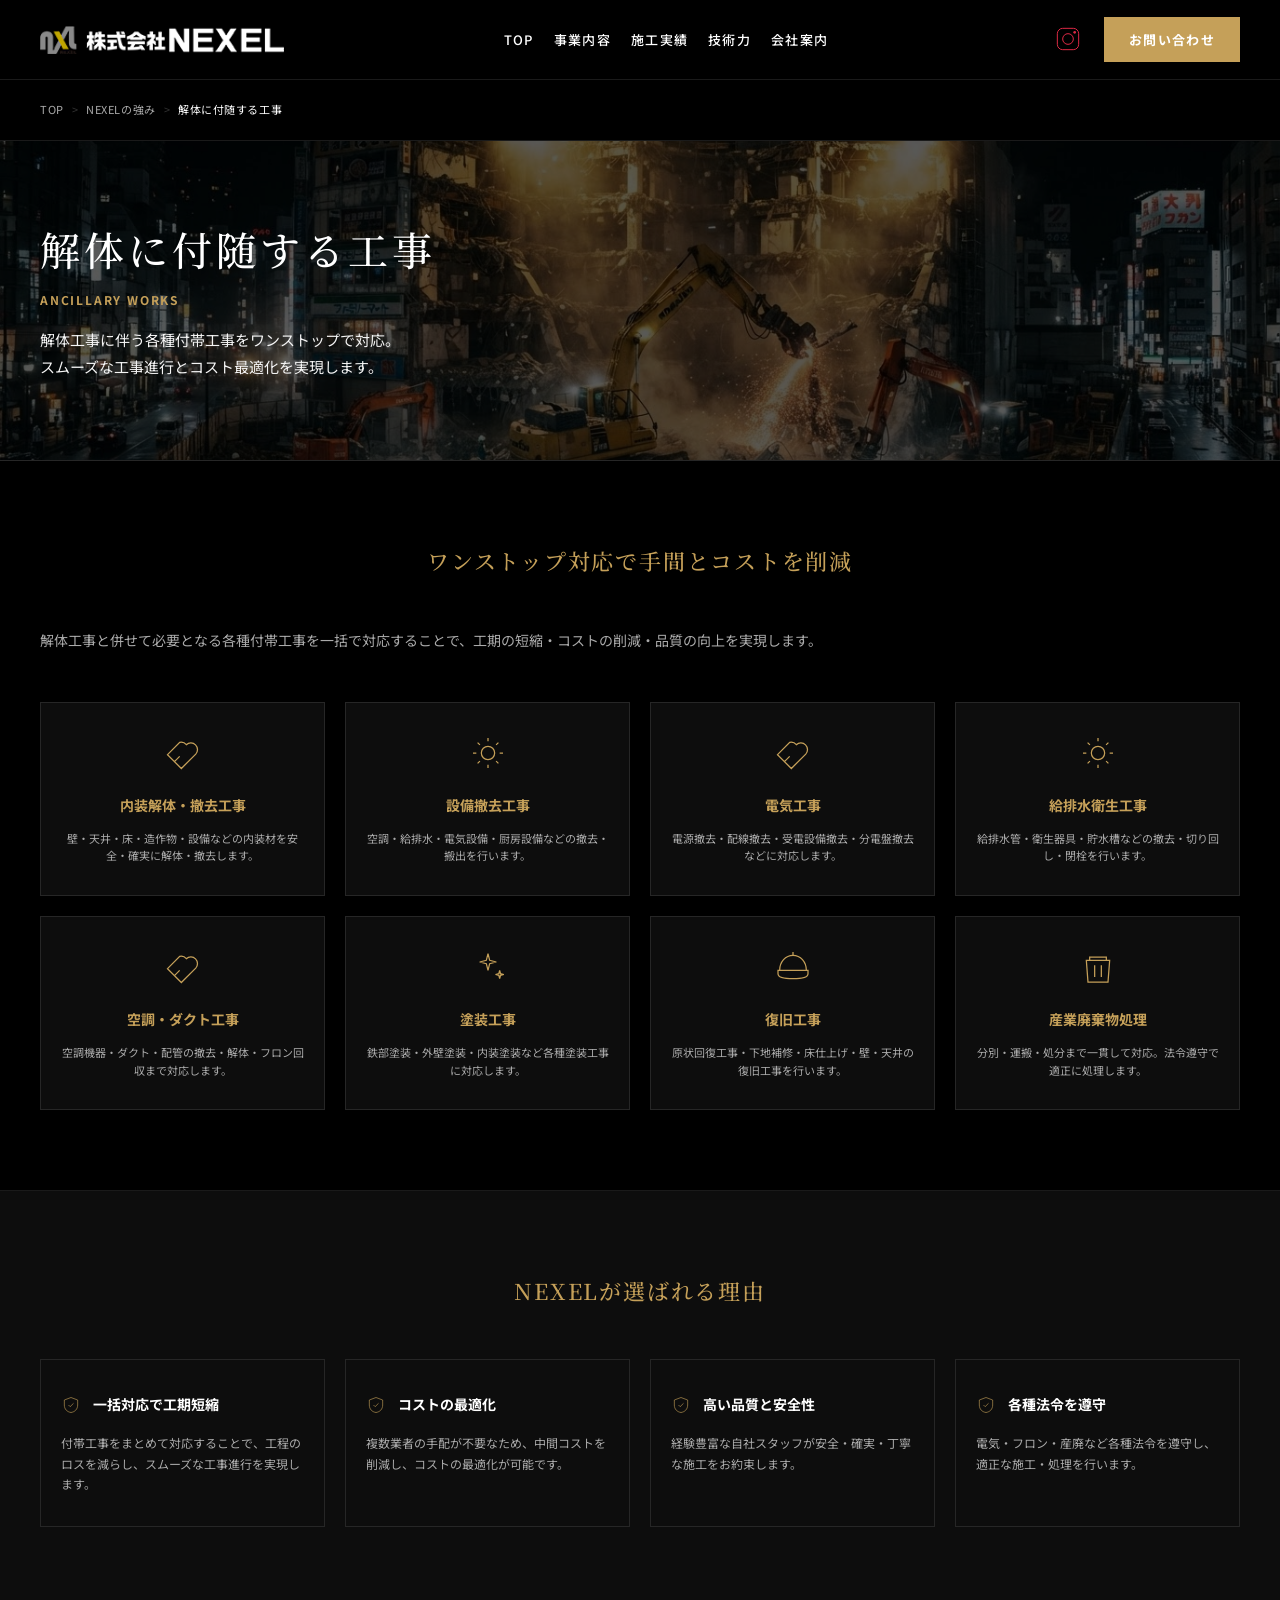
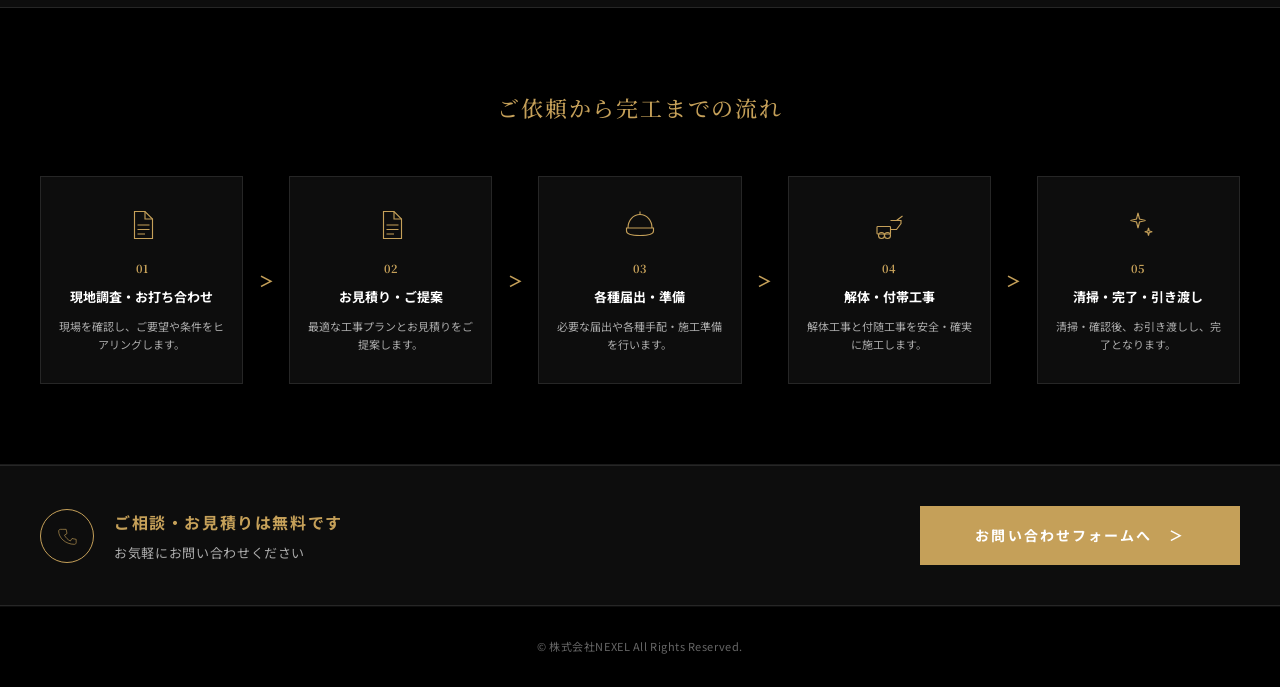
<file: ancillary.html>
<!DOCTYPE html>
<html lang="ja">
<head>
  <meta charset="UTF-8">
  <meta name="viewport" content="width=device-width, initial-scale=1.0">
  <title>解体に付随する工事 - 株式会社NEXEL（ネクセル）</title>
  <meta name="description" content="NEXELの強みである「解体に付随する工事」。内装解体、設備撤去、電気、給排水衛生、復旧工事、産廃処理まで、ワンストップ対応で手間とコストを削減します。">
  <link rel="stylesheet" href="css/style.css">
</head>
<body>

  <!-- Header -->
  <header class="header">
    <div class="container header__inner">
      <div class="header__logo">
        <a href="index.html">
          <img src="images/logo.png" alt="NEXEL ロゴ">
        </a>
      </div>
      <nav class="header__nav">
        <ul class="header__nav-list">
          <li class="header__nav-item"><a href="index.html" class="header__nav-link">TOP</a></li>
          <li class="header__nav-item"><a href="index.html#business" class="header__nav-link">事業内容</a></li>
          <li class="header__nav-item"><a href="works.html" class="header__nav-link">施工実績</a></li>
          <li class="header__nav-item has-dropdown">
            <a href="index.html#technology" class="header__nav-link">技術力</a>
            <ul class="header__dropdown-menu">
              <li><a href="demolition.html">営業を止めない解体</a></li>
              <li><a href="safety.html">事故を起こさない解体</a></li>
              <li><a href="special.html">特殊解体に対応</a></li>
              <li><a href="ancillary.html">解体に付随する工事</a></li>
              <li><a href="environment.html">分別・環境への配慮</a></li>
            </ul>
          </li>
          <li class="header__nav-item"><a href="company.html" class="header__nav-link">会社案内</a></li>
        </ul>
      </nav>
      <div class="header__cta">
        <a href="https://www.instagram.com/nexel_1116/" target="_blank" rel="noopener noreferrer" class="header__insta-link">
          <img src="images/icons/icon-instagram.svg" alt="Instagram">
        </a>
        <a href="contact.html" class="btn-contact">お問い合わせ</a>
      </div>
      <button class="header__menu-btn" aria-label="メニューを開く" aria-expanded="false">
        <span></span>
        <span></span>
        <span></span>
      </button>
    </div>
  </header>

  <div class="sub-page">
    
    <!-- Breadcrumbs -->
    <div class="breadcrumbs">
      <div class="container">
        <ol class="breadcrumbs__list">
          <li class="breadcrumbs__item"><a href="index.html">TOP</a></li>
          <li class="breadcrumbs__separator">></li>
          <li class="breadcrumbs__item"><a href="index.html#technology">NEXELの強み</a></li>
          <li class="breadcrumbs__separator">></li>
          <li class="breadcrumbs__item is-current">解体に付随する工事</li>
        </ol>
      </div>
    </div>

    <!-- Subpage Hero -->
    <section class="sub-hero">
      <div class="sub-hero__bg">
        <img src="images/ancillary-hero.jpeg" alt="解体に付随する工事 サブビジュアル">
      </div>
      <div class="container sub-hero__content">
        <h1 class="sub-hero__title">解体に付随する工事</h1>
        <p class="sub-hero__subtitle">ANCILLARY WORKS</p>
        <p class="sub-hero__lead">
          解体工事に伴う各種付帯工事をワンストップで対応。<br>
          スムーズな工事進行とコスト最適化を実現します。
        </p>
      </div>
    </section>

    <!-- Intro and 8 cards -->
    <section class="sub-section">
      <div class="container">
        <h2 class="sub-section__title">ワンストップ対応で手間とコストを削減</h2>
        <p class="sub-intro-sec__text" style="margin-bottom: 48px;">
          解体工事と併せて必要となる各種付帯工事を一括で対応することで、工期の短縮・コストの削減・品質の向上を実現します。
        </p>
        
        <div class="ancillary-grid">
          
          <!-- Card 1 -->
          <div class="ancillary-card">
            <div class="ancillary-card__icon">
              <img src="images/icons/icon-wrench.svg" alt="レンチ">
            </div>
            <h3 class="ancillary-card__title">内装解体・撤去工事</h3>
            <p class="ancillary-card__desc">壁・天井・床・造作物・設備などの内装材を安全・確実に解体・撤去します。</p>
          </div>

          <!-- Card 2 -->
          <div class="ancillary-card">
            <div class="ancillary-card__icon">
              <img src="images/icons/icon-gear.svg" alt="ギア">
            </div>
            <h3 class="ancillary-card__title">設備撤去工事</h3>
            <p class="ancillary-card__desc">空調・給排水・電気設備・厨房設備などの撤去・搬出を行います。</p>
          </div>

          <!-- Card 3 -->
          <div class="ancillary-card">
            <div class="ancillary-card__icon">
              <img src="images/icons/icon-wrench.svg" alt="レンチ">
            </div>
            <h3 class="ancillary-card__title">電気工事</h3>
            <p class="ancillary-card__desc">電源撤去・配線撤去・受電設備撤去・分電盤撤去などに対応します。</p>
          </div>

          <!-- Card 4 -->
          <div class="ancillary-card">
            <div class="ancillary-card__icon">
              <img src="images/icons/icon-gear.svg" alt="ギア">
            </div>
            <h3 class="ancillary-card__title">給排水衛生工事</h3>
            <p class="ancillary-card__desc">給排水管・衛生器具・貯水槽などの撤去・切り回し・閉栓を行います。</p>
          </div>

          <!-- Card 5 -->
          <div class="ancillary-card">
            <div class="ancillary-card__icon">
              <img src="images/icons/icon-wrench.svg" alt="レンチ">
            </div>
            <h3 class="ancillary-card__title">空調・ダクト工事</h3>
            <p class="ancillary-card__desc">空調機器・ダクト・配管の撤去・解体・フロン回収まで対応します。</p>
          </div>

          <!-- Card 6 -->
          <div class="ancillary-card">
            <div class="ancillary-card__icon">
              <img src="images/icons/icon-sparkles.svg" alt="キラキラ">
            </div>
            <h3 class="ancillary-card__title">塗装工事</h3>
            <p class="ancillary-card__desc">鉄部塗装・外壁塗装・内装塗装など各種塗装工事に対応します。</p>
          </div>

          <!-- Card 7 -->
          <div class="ancillary-card">
            <div class="ancillary-card__icon">
              <img src="images/icons/icon-helmet.svg" alt="ヘルメット">
            </div>
            <h3 class="ancillary-card__title">復旧工事</h3>
            <p class="ancillary-card__desc">原状回復工事・下地補修・床仕上げ・壁・天井の復旧工事を行います。</p>
          </div>

          <!-- Card 8 -->
          <div class="ancillary-card">
            <div class="ancillary-card__icon">
              <img src="images/icons/icon-trash.svg" alt="ゴミ箱">
            </div>
            <h3 class="ancillary-card__title">産業廃棄物処理</h3>
            <p class="ancillary-card__desc">分別・運搬・処分まで一貫して対応。法令遵守で適正に処理します。</p>
          </div>

        </div>
      </div>
    </section>

    <!-- NEXELが選ばれる理由 -->
    <section class="sub-section" style="background-color: var(--color-bg-panel);">
      <div class="container">
        <h2 class="sub-section__title">NEXELが選ばれる理由</h2>
        <div class="reasons-grid">
          
          <div class="reason-card">
            <div class="reason-card__header">
              <img src="images/icons/icon-shield.svg" alt="チェック" class="reason-card__icon">
              <h3 class="reason-card__title">一括対応で工期短縮</h3>
            </div>
            <p class="reason-card__desc">付帯工事をまとめて対応することで、工程のロスを減らし、スムーズな工事進行を実現します。</p>
          </div>

          <div class="reason-card">
            <div class="reason-card__header">
              <img src="images/icons/icon-shield.svg" alt="チェック" class="reason-card__icon">
              <h3 class="reason-card__title">コストの最適化</h3>
            </div>
            <p class="reason-card__desc">複数業者の手配が不要なため、中間コストを削減し、コストの最適化が可能です。</p>
          </div>

          <div class="reason-card">
            <div class="reason-card__header">
              <img src="images/icons/icon-shield.svg" alt="チェック" class="reason-card__icon">
              <h3 class="reason-card__title">高い品質と安全性</h3>
            </div>
            <p class="reason-card__desc">経験豊富な自社スタッフが安全・確実・丁寧な施工をお約束します。</p>
          </div>

          <div class="reason-card">
            <div class="reason-card__header">
              <img src="images/icons/icon-shield.svg" alt="チェック" class="reason-card__icon">
              <h3 class="reason-card__title">各種法令を遵守</h3>
            </div>
            <p class="reason-card__desc">電気・フロン・産廃など各種法令を遵守し、適正な施工・処理を行います。</p>
          </div>

        </div>
      </div>
    </section>

    <!-- Request to Completion Flow -->
    <section class="sub-section">
      <div class="container">
        <h2 class="sub-section__title">ご依頼から完工までの流れ</h2>
        
        <div class="process-flow">
          
          <!-- Step 1 -->
          <div class="process-step">
            <div class="process-step__icon">
              <img src="images/icons/icon-document.svg" alt="現地調査">
            </div>
            <span class="process-step__num">01</span>
            <h3 class="process-step__title">現地調査・お打ち合わせ</h3>
            <p class="process-step__desc">現場を確認し、ご要望や条件をヒアリングします。</p>
          </div>
          
          <div class="flow-arrow">＞</div>

          <!-- Step 2 -->
          <div class="process-step">
            <div class="process-step__icon">
              <img src="images/icons/icon-document.svg" alt="お見積り">
            </div>
            <span class="process-step__num">02</span>
            <h3 class="process-step__title">お見積り・ご提案</h3>
            <p class="process-step__desc">最適な工事プランとお見積りをご提案します。</p>
          </div>

          <div class="flow-arrow">＞</div>

          <!-- Step 3 -->
          <div class="process-step">
            <div class="process-step__icon">
              <img src="images/icons/icon-helmet.svg" alt="準備">
            </div>
            <span class="process-step__num">03</span>
            <h3 class="process-step__title">各種届出・準備</h3>
            <p class="process-step__desc">必要な届出や各種手配・施工準備を行います。</p>
          </div>

          <div class="flow-arrow">＞</div>

          <!-- Step 4 -->
          <div class="process-step">
            <div class="process-step__icon">
              <img src="images/icons/icon-excavator.svg" alt="解体">
            </div>
            <span class="process-step__num">04</span>
            <h3 class="process-step__title">解体・付帯工事</h3>
            <p class="process-step__desc">解体工事と付随工事を安全・確実に施工します。</p>
          </div>

          <div class="flow-arrow">＞</div>

          <!-- Step 5 -->
          <div class="process-step">
            <div class="process-step__icon">
              <img src="images/icons/icon-sparkles.svg" alt="引き渡し">
            </div>
            <span class="process-step__num">05</span>
            <h3 class="process-step__title">清掃・完了・引き渡し</h3>
            <p class="process-step__desc">清掃・確認後、お引き渡しし、完了となります。</p>
          </div>

        </div>
      </div>
    </section>

    <!-- Unified CTA Banner -->
    <section class="cta-banner">
      <div class="container cta-banner__inner">
        <div class="cta-banner__contact">
          <div class="cta-banner__phone-icon">
            <img src="images/icons/icon-phone.svg" alt="電話アイコン">
          </div>
          <div class="cta-banner__info">
            <p class="cta-banner__lead">ご相談・お見積りは無料です</p>
            <p class="cta-banner__sub">お気軽にお問い合わせください</p>
          </div>
        </div>
        <a href="contact.html" class="btn-cta-submit">
          お問い合わせフォームへ
          <span>＞</span>
        </a>
      </div>
    </section>

  </div>

  <!-- Footer -->
  <footer class="footer">
    <div class="container">
      <p class="footer__copy">© 株式会社NEXEL All Rights Reserved.</p>
    </div>
  </footer>

  <script>
    document.addEventListener('DOMContentLoaded', () => {
      const menuBtn = document.querySelector('.header__menu-btn');
      const headerNav = document.querySelector('.header__nav');
      
      menuBtn.addEventListener('click', () => {
        const isActive = menuBtn.classList.toggle('is-active');
        headerNav.classList.toggle('is-active');
        menuBtn.setAttribute('aria-expanded', isActive);
      });
    });
  </script>

</body>
</html>
</file>
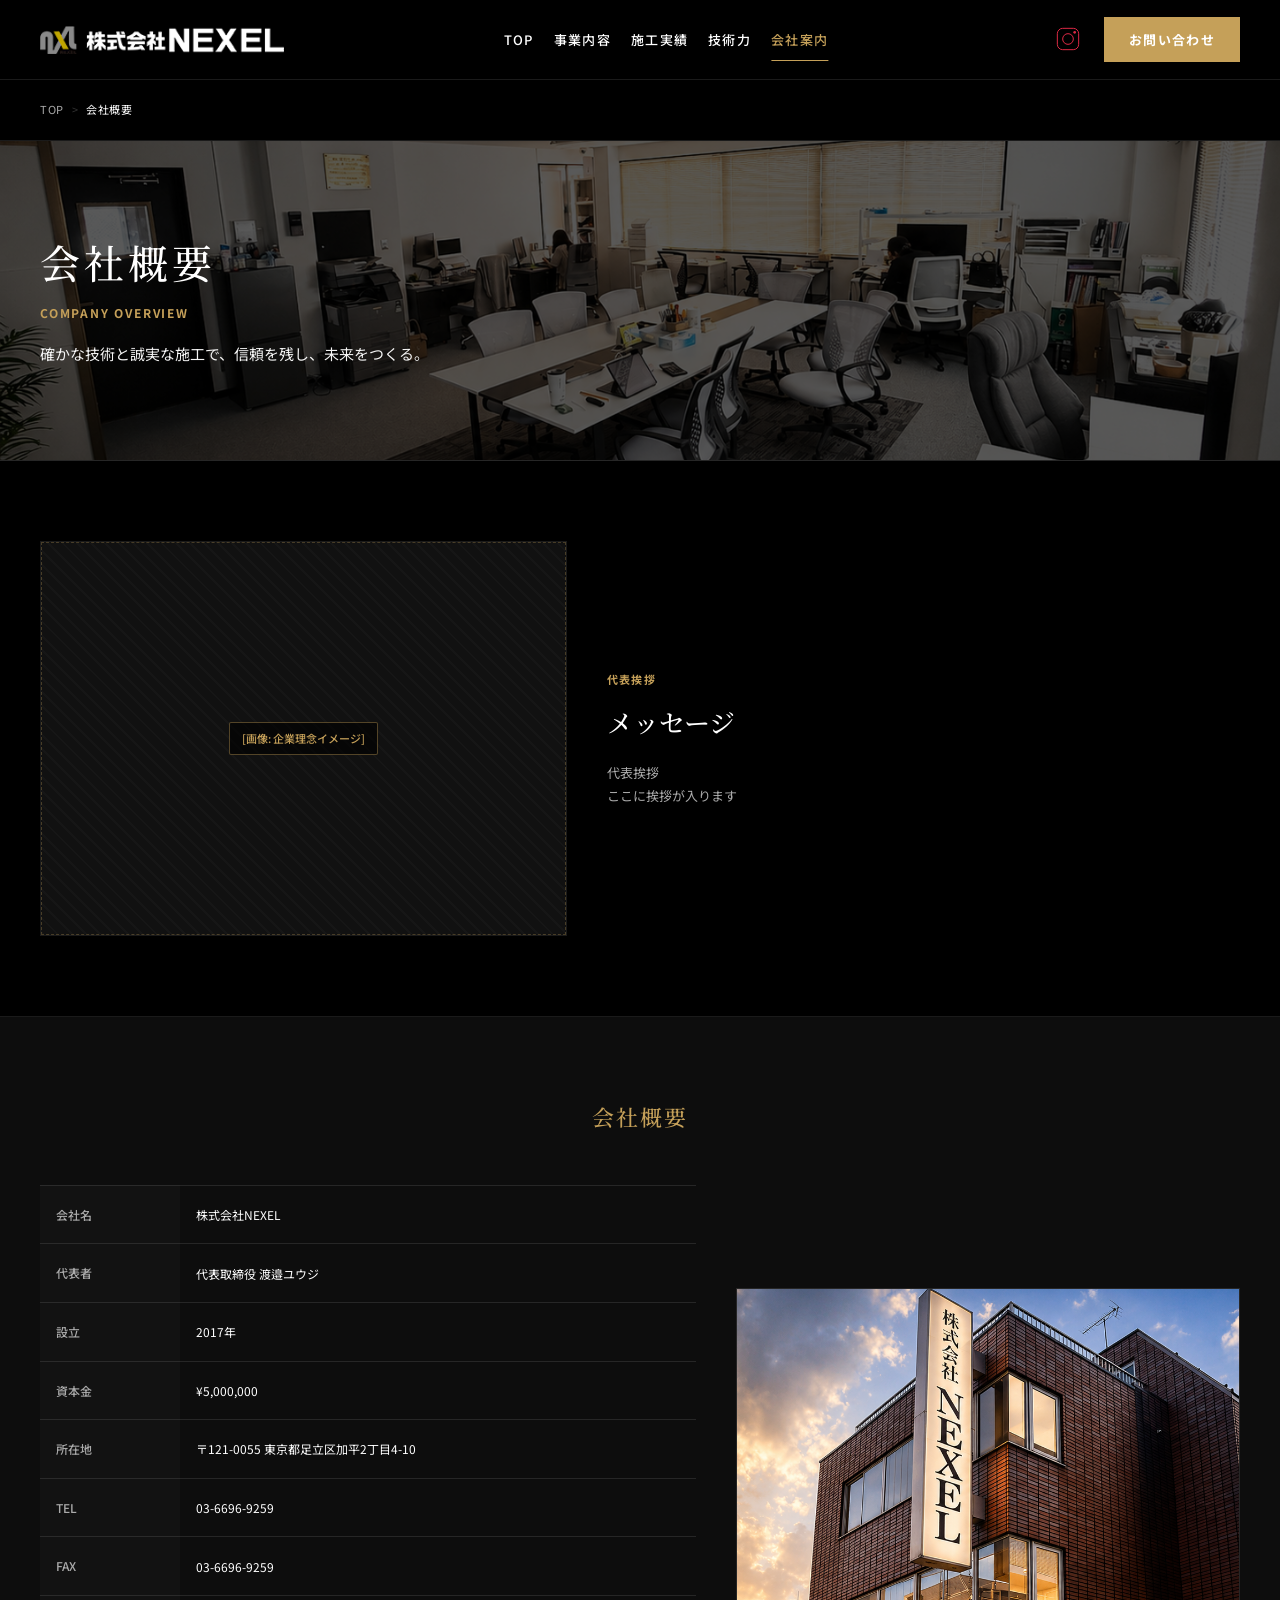
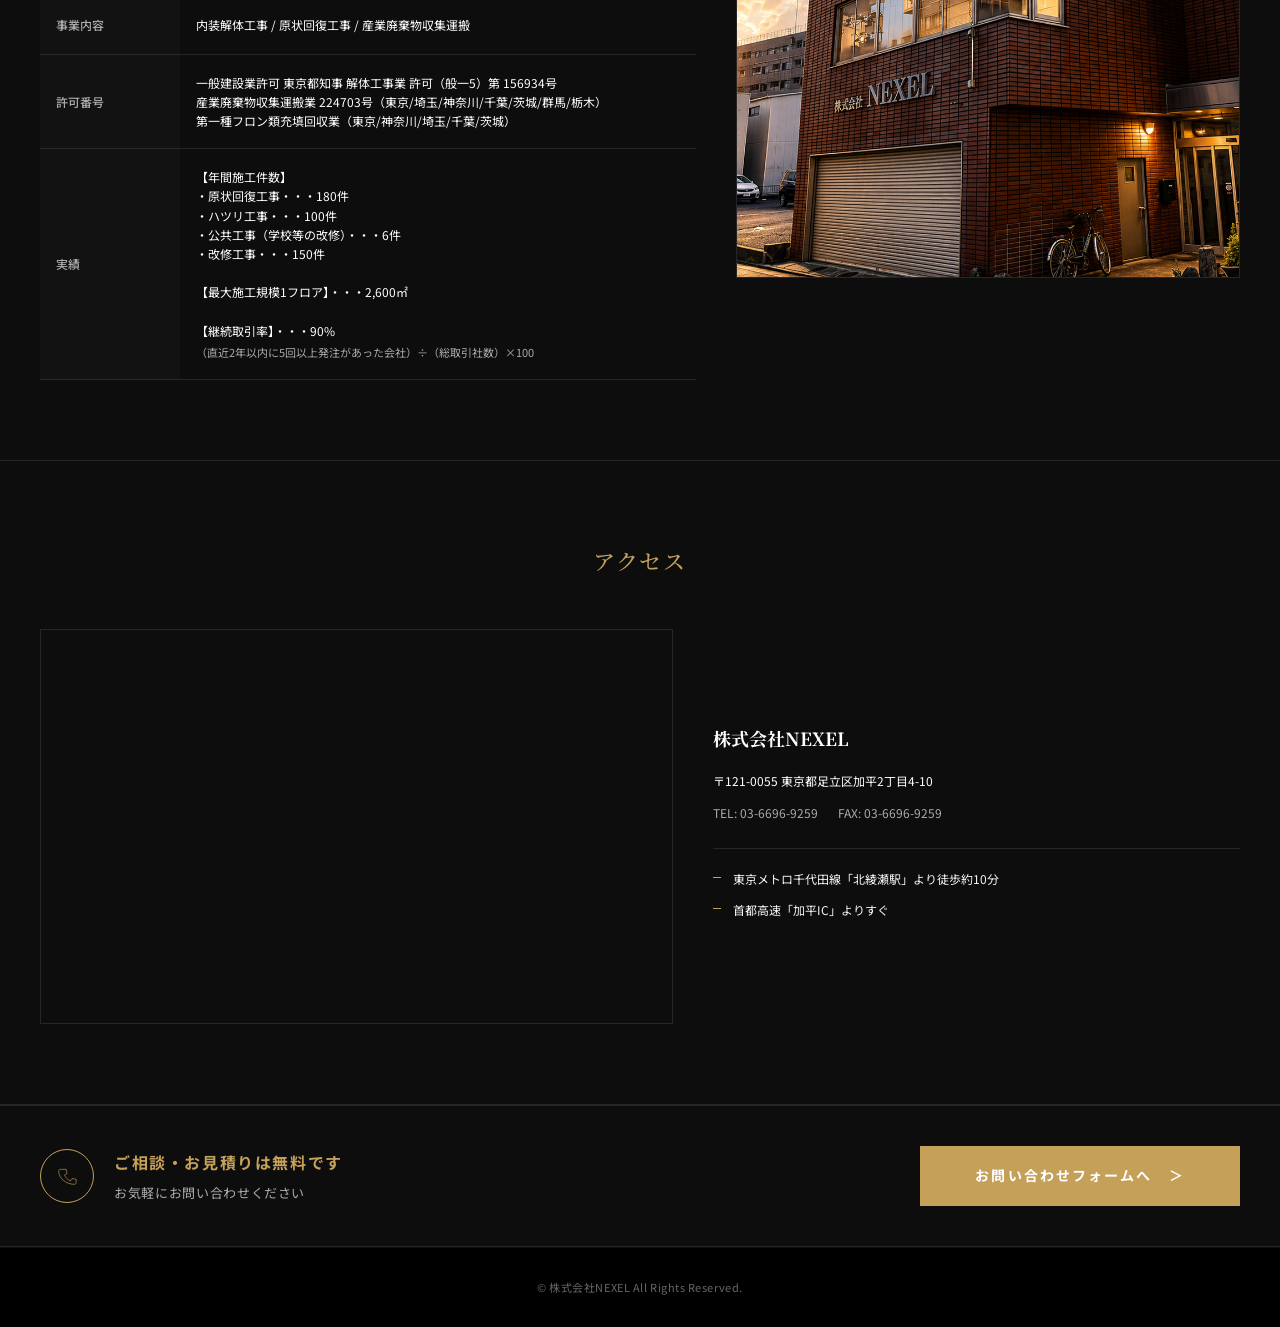
<file: company.html>
<!DOCTYPE html>
<html lang="ja">

<head>
  <meta charset="UTF-8">
  <meta name="viewport" content="width=device-width, initial-scale=1.0">
  <title>会社概要 - 株式会社NEXEL（ネクセル）</title>
  <meta name="description" content="株式会社NEXEL（ネクセル）の会社概要・企業理念・アクセスマップ。東京を中心に、安全・品質・環境配慮を徹底した解体工事を提供しています。">
  <link rel="stylesheet" href="css/style.css">
</head>

<body>

  <!-- Header -->
  <header class="header">
    <div class="container header__inner">
      <div class="header__logo">
        <a href="index.html">
          <img src="images/logo.png" alt="NEXEL ロゴ">
        </a>
      </div>
      <nav class="header__nav">
        <ul class="header__nav-list">
          <li class="header__nav-item"><a href="index.html" class="header__nav-link">TOP</a></li>
          <li class="header__nav-item"><a href="index.html#business" class="header__nav-link">事業内容</a></li>
          <li class="header__nav-item"><a href="works.html" class="header__nav-link">施工実績</a></li>
          <li class="header__nav-item has-dropdown">
            <a href="index.html#technology" class="header__nav-link">技術力</a>
            <ul class="header__dropdown-menu">
              <li><a href="demolition.html">営業を止めない解体</a></li>
              <li><a href="safety.html">事故を起こさない解体</a></li>
              <li><a href="special.html">特殊解体に対応</a></li>
              <li><a href="ancillary.html">解体に付随する工事</a></li>
              <li><a href="environment.html">分別・環境への配慮</a></li>
            </ul>
          </li>
          <li class="header__nav-item"><a href="company.html" class="header__nav-link is-active">会社案内</a></li>
        </ul>
      </nav>
      <div class="header__cta">
        <a href="https://www.instagram.com/nexel_1116/" target="_blank" rel="noopener noreferrer" class="header__insta-link">
          <img src="images/icons/icon-instagram.svg" alt="Instagram">
        </a>
        <a href="contact.html" class="btn-contact">お問い合わせ</a>
      </div>
      <button class="header__menu-btn" aria-label="メニューを開く" aria-expanded="false">
        <span></span>
        <span></span>
        <span></span>
      </button>
    </div>
  </header>

  <div class="sub-page">

    <!-- Breadcrumbs -->
    <div class="breadcrumbs">
      <div class="container">
        <ol class="breadcrumbs__list">
          <li class="breadcrumbs__item"><a href="index.html">TOP</a></li>
          <li class="breadcrumbs__separator">></li>
          <li class="breadcrumbs__item is-current">会社概要</li>
        </ol>
      </div>
    </div>

    <!-- Subpage Hero -->
    <section class="sub-hero">
      <div class="sub-hero__bg">
        <img src="images/company-hero.png" alt="会社概要 サブビジュアル">
      </div>
      <div class="container sub-hero__content">
        <h1 class="sub-hero__title">会社概要</h1>
        <p class="sub-hero__subtitle">COMPANY OVERVIEW</p>
        <p class="sub-hero__lead">
          確かな技術と誠実な施工で、信頼を残し、未来をつくる。
        </p>
      </div>
    </section>

    <!-- Philosophy -->
    <section class="sub-section">
      <div class="container">
        <div class="philo-split">

          <div class="philo-split__left">
            <div class="image-placeholder"><span>[画像: 企業理念イメージ]</span></div>
          </div>

          <div class="philo-split__right">
            <span class="philo-split__tag">代表挨拶</span>
            <h2 class="philo-split__title">メッセージ</h2>
            <p class="philo-split__desc">
              代表挨拶<br>
              ここに挨拶が入ります
            </p>
          </div>

        </div>
      </div>
    </section>

    <!-- Overview Details -->
    <section class="sub-section" style="background-color: var(--color-bg-panel);">
      <div class="container">
        <h2 class="sub-section__title">会社概要</h2>

        <div class="overview-split">

          <!-- Table -->
          <table class="overview-table">
            <tr>
              <th>会社名</th>
              <td>株式会社NEXEL</td>
            </tr>
            <tr>
              <th>代表者</th>
              <td>代表取締役 渡邉ユウジ</td>
            </tr>
            <tr>
              <th>設立</th>
              <td>2017年</td>
            </tr>
            <tr>
              <th>資本金</th>
              <td>¥5,000,000</td>
            </tr>
            <tr>
              <th>所在地</th>
              <td>〒121-0055 東京都足立区加平2丁目4-10</td>
            </tr>
            <tr>
              <th>TEL</th>
              <td>03-6696-9259</td>
            </tr>
            <tr>
              <th>FAX</th>
              <td>03-6696-9259</td>
            </tr>
            <tr>
              <th>事業内容</th>
              <td>内装解体工事 / 原状回復工事 / 産業廃棄物収集運搬</td>
            </tr>
            <tr>
              <th>許可番号</th>
              <td>
                一般建設業許可 東京都知事 解体工事業 許可（般一5）第 156934号<br>
                産業廃棄物収集運搬業 224703号（東京/埼玉/神奈川/千葉/茨城/群馬/栃木）<br>
                第一種フロン類充填回収業（東京/神奈川/埼玉/千葉/茨城）
              </td>
            </tr>
            <tr>
              <th>実績</th>
              <td>
                【年間施工件数】<br>
                ・原状回復工事・・・180件<br>
                ・ハツリ工事・・・100件<br>
                ・公共工事（学校等の改修）・・・6件<br>
                ・改修工事・・・150件<br>
                <br>
                【最大施工規模1フロア】・・・2,600㎡<br>
                <br>
                【継続取引率】・・・90%<br>
                <span style="font-size: 11px; color: var(--color-gray); display: block; margin-top: 4px;">（直近2年以内に5回以上発注があった会社）÷（総取引社数）×100</span>
              </td>
            </tr>

          </table>

          <!-- Right Image -->
          <div class="overview-img">
            <img src="images/office-interior.png" alt="受付・オフィス内観">
          </div>

        </div>
      </div>
    </section>


    <!-- Access Map and Directions -->
    <section class="sub-section" style="background-color: var(--color-bg-panel);" id="contact">
      <div class="container">
        <h2 class="sub-section__title">アクセス</h2>

        <div class="access-split">

          <!-- Map Placeholder -->
          <div class="access-map">
            <iframe src="https://www.google.com/maps/embed?pb=!1m18!1m12!1m3!1d3236.88309544357!2d139.82496447682922!3d35.77824792463657!2m3!1f0!2f0!3f0!3m2!1i1024!2i768!4f13.1!3m3!1m2!1s0x60188ff57d1ad6d5%3A0xce0db01f80d75548!2z5qCq5byP5Lya56S-TkVYRUw!5e0!3m2!1sja!2sjp!4v1783587942899!5m2!1sja!2sjp" width="100%" height="450" style="border:0;" allowfullscreen="" loading="lazy" referrerpolicy="strict-origin-when-cross-origin"></iframe>
          </div>

          <!-- Access Info -->
          <div class="access-info">
            <h3 class="access-info__name">株式会社NEXEL</h3>
            <div class="access-info__details">
              <p class="access-info__address">〒121-0055 東京都足立区加平2丁目4-10</p>
              <div class="access-info__tel-fax">
                <span>TEL: 03-6696-9259</span>
                <span>FAX: 03-6696-9259</span>
              </div>
            </div>

            <div class="access-directions">
              <div class="access-directions__item">
                東京メトロ千代田線「北綾瀬駅」より徒歩約10分
              </div>
              <div class="access-directions__item">
                首都高速「加平IC」よりすぐ
              </div>
            </div>
          </div>

        </div>
      </div>
    </section>

    <!-- Unified CTA Banner -->
    <section class="cta-banner">
      <div class="container cta-banner__inner">
        <div class="cta-banner__contact">
          <div class="cta-banner__phone-icon">
            <img src="images/icons/icon-phone.svg" alt="電話アイコン">
          </div>
          <div class="cta-banner__info">
            <p class="cta-banner__lead">ご相談・お見積りは無料です</p>
            <p class="cta-banner__sub">お気軽にお問い合わせください</p>
          </div>
        </div>
        <a href="contact.html" class="btn-cta-submit">
          お問い合わせフォームへ
          <span>＞</span>
        </a>
      </div>
    </section>

  </div>

  <!-- Footer -->
  <footer class="footer">
    <div class="container">
      <p class="footer__copy">© 株式会社NEXEL All Rights Reserved.</p>
    </div>
  </footer>

  <script>
    document.addEventListener('DOMContentLoaded', () => {
      const menuBtn = document.querySelector('.header__menu-btn');
      const headerNav = document.querySelector('.header__nav');

      menuBtn.addEventListener('click', () => {
        const isActive = menuBtn.classList.toggle('is-active');
        headerNav.classList.toggle('is-active');
        menuBtn.setAttribute('aria-expanded', isActive);
      });
    });
  </script>

</body>

</html>
</file>
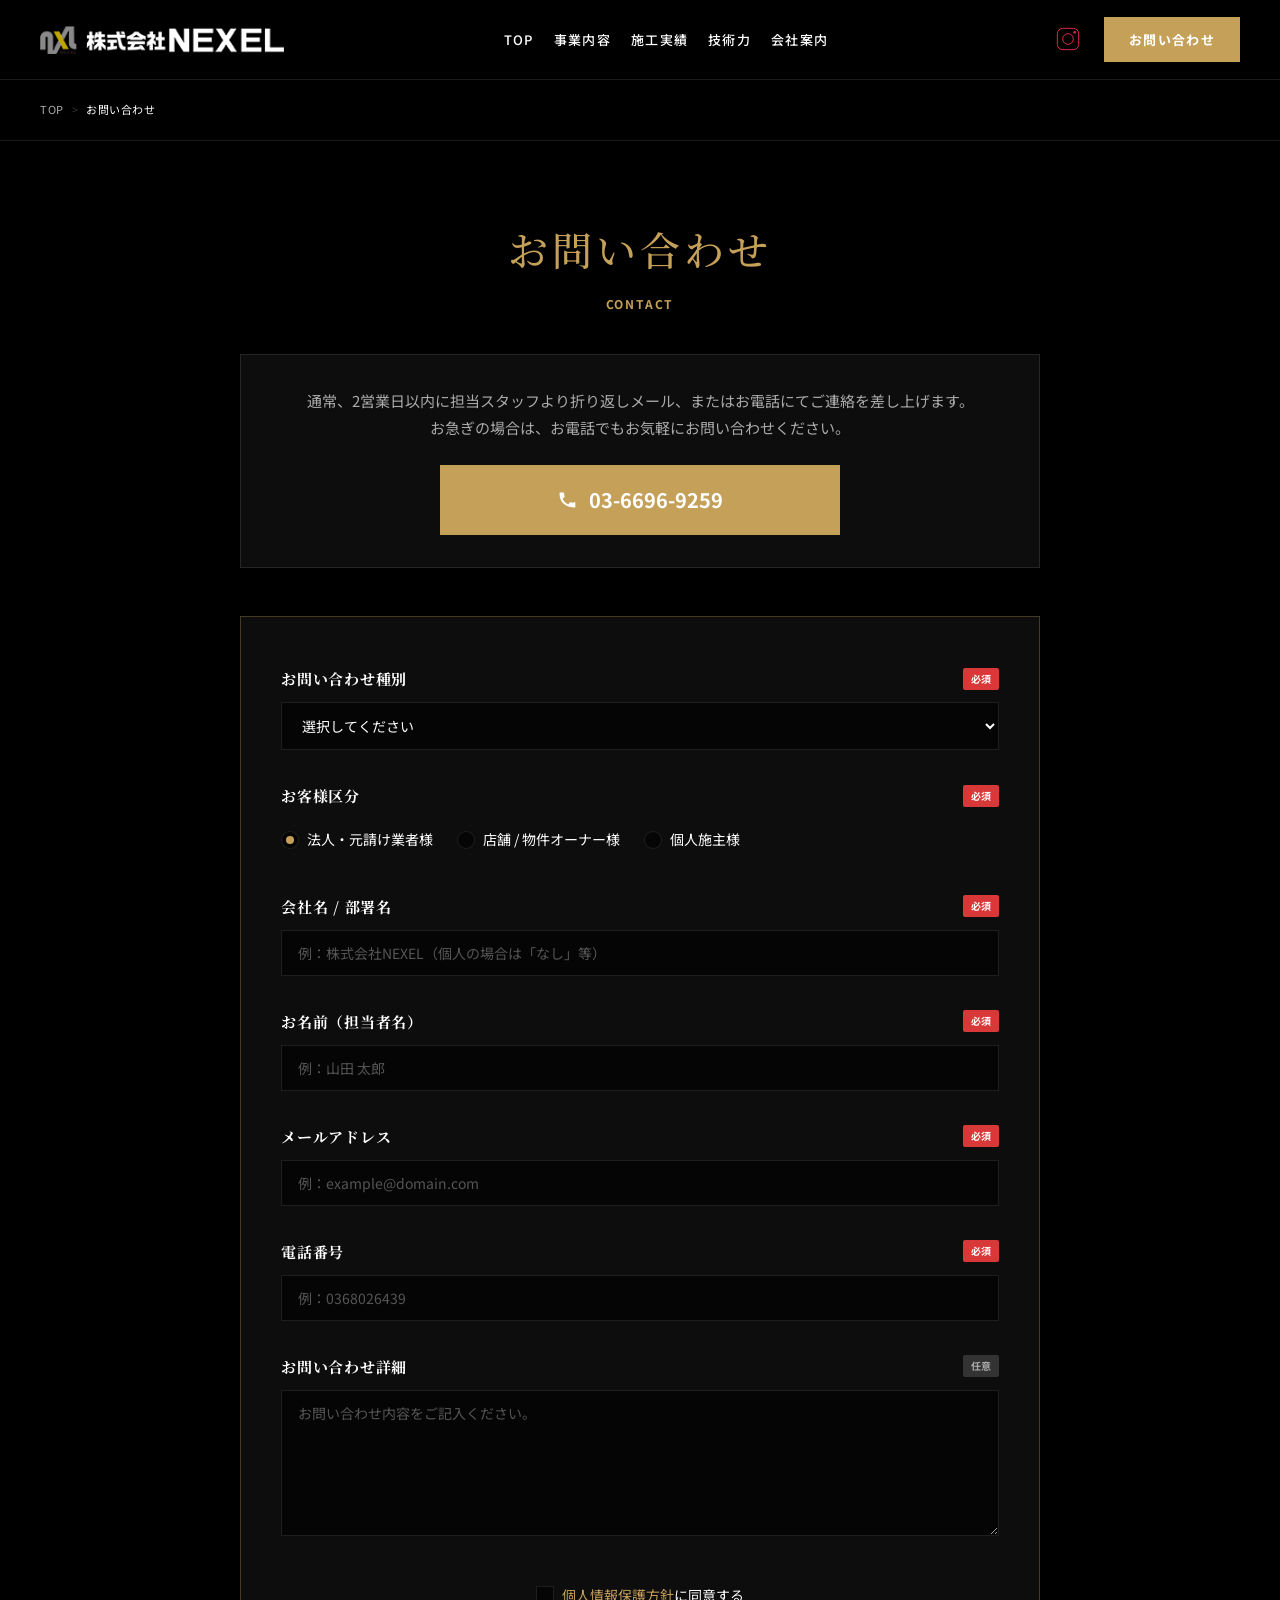
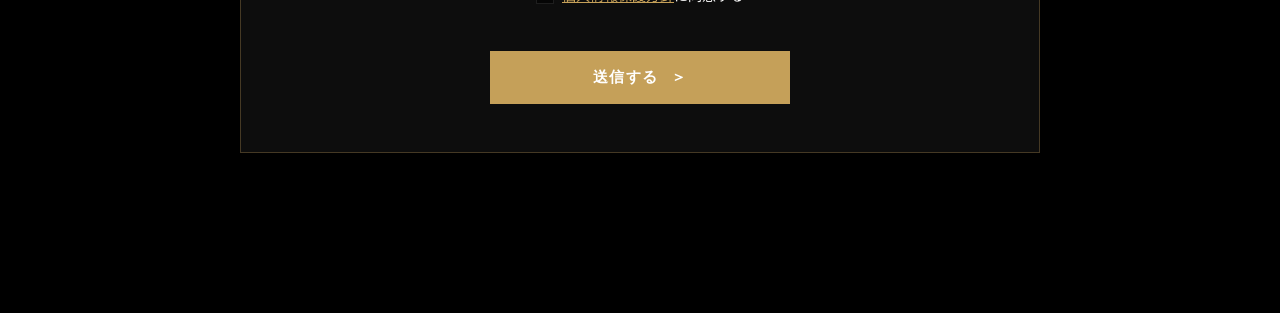
<file: contact.html>
<!DOCTYPE html>
<html lang="ja">

<head>
  <meta charset="UTF-8">
  <meta name="viewport" content="width=device-width, initial-scale=1.0">
  <title>お問い合わせ - 株式会社NEXEL（ネクセル）</title>
  <meta name="description"
    content="株式会社NEXEL（ネクセル）へのお問い合わせ・無料お見積りご依頼はこちら。営業時間内でのスピード見積もり、現地調査のご相談、工事内容に関するご質問などお気軽にお寄せください。">
  <link rel="stylesheet" href="css/style.css">
</head>

<body>

  <!-- Header -->
  <header class="header">
    <div class="container header__inner">
      <div class="header__logo">
        <a href="index.html">
          <img src="images/logo.png" alt="NEXEL ロゴ">
        </a>
      </div>
      <nav class="header__nav">
        <ul class="header__nav-list">
          <li class="header__nav-item"><a href="index.html" class="header__nav-link">TOP</a></li>
          <li class="header__nav-item"><a href="index.html#business" class="header__nav-link">事業内容</a></li>
          <li class="header__nav-item"><a href="works.html" class="header__nav-link">施工実績</a></li>
          <li class="header__nav-item has-dropdown">
            <a href="index.html#technology" class="header__nav-link">技術力</a>
            <ul class="header__dropdown-menu">
              <li><a href="demolition.html">営業を止めない解体</a></li>
              <li><a href="safety.html">事故を起こさない解体</a></li>
              <li><a href="special.html">特殊解体に対応</a></li>
              <li><a href="ancillary.html">解体に付随する工事</a></li>
              <li><a href="environment.html">分別・環境への配慮</a></li>
            </ul>
          </li>
          <li class="header__nav-item"><a href="company.html" class="header__nav-link">会社案内</a></li>
        </ul>
      </nav>
      <div class="header__cta">
        <a href="https://www.instagram.com/nexel_1116/" target="_blank" rel="noopener noreferrer" class="header__insta-link">
          <img src="images/icons/icon-instagram.svg" alt="Instagram">
        </a>
        <a href="contact.html" class="btn-contact">お問い合わせ</a>
      </div>
      <button class="header__menu-btn" aria-label="メニューを開く" aria-expanded="false">
        <span></span>
        <span></span>
        <span></span>
      </button>
    </div>
  </header>

  <div class="sub-page">

    <!-- Breadcrumbs -->
    <div class="breadcrumbs">
      <div class="container">
        <ol class="breadcrumbs__list">
          <li class="breadcrumbs__item"><a href="index.html">TOP</a></li>
          <li class="breadcrumbs__separator">></li>
          <li class="breadcrumbs__item is-current">お問い合わせ</li>
        </ol>
      </div>
    </div>

    <!-- Main Content Section -->
    <section class="sub-section">
      <div class="container">

        <div class="contact-container">

          <div style="margin-bottom: 40px; text-align: center;">
            <h1 class="sub-hero__title" style="color: var(--color-gold); margin-bottom: 16px;">お問い合わせ</h1>
            <p class="sub-hero__subtitle" style="margin-bottom: 16px;">CONTACT</p>
          </div>

          <!-- Lead text & Emergency Phone Call -->
          <div class="contact-lead-box">
            <p class="contact-lead-box__text">
              通常、2営業日以内に担当スタッフより折り返しメール、またはお電話にてご連絡を差し上げます。<br>
              お急ぎの場合は、お電話でもお気軽にお問い合わせください。
            </p>
            <a href="tel:0366969259" class="btn-contact-tel">
              <svg class="btn-contact-tel__icon" viewBox="0 0 24 24">
                <path
                  d="M20.01 15.38c-1.23 0-2.42-.2-3.53-.57a1 1 0 0 0-1.01.24l-2.2 2.2a15.045 15.045 0 0 1-6.59-6.59l2.2-2.2a1 1 0 0 0 .25-1.02c-.37-1.11-.57-2.3-.57-3.53a1 1 0 0 0-1-1H4a1 1 0 0 0-1 1C3 16.58 12.42 21 21 21a1 1 0 0 0 1-1v-4.62a1 1 0 0 0-1-1z" />
              </svg>
              03-6696-9259
            </a>
          </div>

          <!-- Contact Success Box (Initially Hidden) -->
          <div class="contact-success" id="successBox">
            <svg class="contact-success__icon" viewBox="0 0 24 24" fill="none" stroke-width="2" stroke-linecap="round"
              stroke-linejoin="round">
              <polyline points="20 6 9 17 4 12"></polyline>
            </svg>
            <h2 class="contact-success__title">送信が完了しました</h2>
            <div class="contact-success__text">
              <p>お問い合わせありがとうございました。ご入力いただいたメールアドレス宛に、自動確認メールをお送りしました。</p>
              <p>通常2営業日以内に、担当スタッフよりお電話、もしくはメールにてご連絡を差し上げます。今しばらくお待ちください。</p>
            </div>
            <a href="index.html" class="btn-cta-submit"
              style="max-width: 240px; margin: 0 auto; text-align: center;">TOPページへ戻る</a>
          </div>

          <!-- Input Form Panel -->
          <div class="contact-form-panel" id="formPanel">
            <form id="contactForm" novalidate>

              <!-- お問い合わせ種別 -->
              <div class="form-group">
                <div class="form-row-label">
                  <label for="contactType" class="form-label">お問い合わせ種別</label>
                  <span class="form-badge is-required">必須</span>
                </div>
                <select id="contactType" class="form-control" required>
                  <option value="" disabled selected>選択してください</option>
                  <option value="estimate">お見積もりのご依頼</option>
                  <option value="survey">現地調査のご相談</option>
                  <option value="recruit">求人・協力会社について</option>
                  <option value="other">その他</option>
                </select>
                <div class="form-error" id="contactTypeError">お問い合わせ種別を選択してください。</div>
              </div>

              <!-- お客様区分 -->
              <div class="form-group">
                <div class="form-row-label">
                  <span class="form-label">お客様区分</span>
                  <span class="form-badge is-required">必須</span>
                </div>
                <div class="form-radio-group">
                  <label class="form-radio-label">
                    <input type="radio" name="customerType" value="corporation" class="form-radio-input" checked>
                    <span>法人・元請け業者様</span>
                  </label>
                  <label class="form-radio-label">
                    <input type="radio" name="customerType" value="owner" class="form-radio-input">
                    <span>店舗 / 物件オーナー様</span>
                  </label>
                  <label class="form-radio-label">
                    <input type="radio" name="customerType" value="individual" class="form-radio-input">
                    <span>個人施主様</span>
                  </label>
                </div>
              </div>

              <!-- 会社名 / 部署名 -->
              <div class="form-group" id="companyGroup">
                <div class="form-row-label">
                  <label for="companyName" class="form-label">会社名 / 部署名</label>
                  <span class="form-badge is-required">必須</span>
                </div>
                <input type="text" id="companyName" class="form-control" placeholder="例：株式会社NEXEL（個人の場合は「なし」等）"
                  required>
                <div class="form-error" id="companyNameError">会社名・部署名を入力してください。</div>
              </div>

              <!-- お名前 -->
              <div class="form-group">
                <div class="form-row-label">
                  <label for="userName" class="form-label">お名前（担当者名）</label>
                  <span class="form-badge is-required">必須</span>
                </div>
                <input type="text" id="userName" class="form-control" placeholder="例：山田 太郎" required>
                <div class="form-error" id="userNameError">お名前を入力してください。</div>
              </div>

              <!-- メールアドレス -->
              <div class="form-group">
                <div class="form-row-label">
                  <label for="userEmail" class="form-label">メールアドレス</label>
                  <span class="form-badge is-required">必須</span>
                </div>
                <input type="email" id="userEmail" class="form-control" placeholder="例：example@domain.com" required>
                <div class="form-error" id="userEmailError">有効なメールアドレスを入力してください。</div>
              </div>

              <!-- 電話番号 -->
              <div class="form-group">
                <div class="form-row-label">
                  <label for="userPhone" class="form-label">電話番号</label>
                  <span class="form-badge is-required">必須</span>
                </div>
                <input type="tel" id="userPhone" class="form-control" placeholder="例：0368026439" required>
                <div class="form-error" id="userPhoneError">有効な電話番号（ハイフンなし10桁〜11桁）を入力してください。</div>
              </div>

              <!-- 物件の所在地 (①・②で表示、任意) -->
              <div class="form-group" id="addressGroup">
                <div class="form-row-label">
                  <span class="form-label">物件の所在地</span>
                  <span class="form-badge is-optional">任意</span>
                </div>
                <div class="form-address-group">
                  <div>
                    <select id="addressPref" class="form-control">
                      <option value="" disabled selected>都道府県</option>
                      <option value="tokyo">東京都</option>
                      <option value="kanagawa">神奈川県</option>
                      <option value="saitama">埼玉県</option>
                      <option value="chiba">千葉県</option>
                      <option value="ibaraki">茨城県</option>
                      <option value="tochigi">栃木県</option>
                      <option value="gunma">群馬県</option>
                      <option value="other">その他</option>
                    </select>
                  </div>
                  <div>
                    <input type="text" id="addressDetail" class="form-control" placeholder="市区町村・番地・ビル名など">
                  </div>
                </div>
              </div>

              <!-- 物件種別 (①のみ、任意) -->
              <div class="form-group" id="propertyGroup">
                <div class="form-row-label">
                  <label for="propertyType" class="form-label">物件種別</label>
                  <span class="form-badge is-optional">任意</span>
                </div>
                <select id="propertyType" class="form-control">
                  <option value="" disabled selected>選択してください</option>
                  <option value="shop">店舗</option>
                  <option value="office">オフィス</option>
                  <option value="house">戸建て</option>
                  <option value="plant">プラント</option>
                  <option value="other">その他</option>
                </select>
              </div>

              <!-- 工事内容 (①のみ、任意) -->
              <div class="form-group" id="workTypeGroup">
                <div class="form-row-label">
                  <span class="form-label">工事内容（複数選択可）</span>
                  <span class="form-badge is-optional">任意</span>
                </div>
                <div class="form-checkbox-grid">
                  <label class="form-checkbox-label">
                    <input type="checkbox" name="workType" value="skeleton" class="form-checkbox-input">
                    <span>内装解体</span>
                  </label>
                  <label class="form-checkbox-label">
                    <input type="checkbox" name="workType" value="restoration" class="form-checkbox-input">
                    <span>原状回復</span>
                  </label>
                  <label class="form-checkbox-label">
                    <input type="checkbox" name="workType" value="asbestos" class="form-checkbox-input">
                    <span>アスベスト</span>
                  </label>
                  <label class="form-checkbox-label">
                    <input type="checkbox" name="workType" value="special" class="form-checkbox-input">
                    <span>特殊解体</span>
                  </label>
                  <label class="form-checkbox-label">
                    <input type="checkbox" name="workType" value="other" class="form-checkbox-input">
                    <span>その他</span>
                  </label>
                </div>
              </div>

              <!-- おおよその面積 (①のみ、任意) -->
              <div class="form-group" id="areaGroup">
                <div class="form-row-label">
                  <label for="approxArea" class="form-label">おおよその面積</label>
                  <span class="form-badge is-optional">任意</span>
                </div>
                <input type="text" id="approxArea" class="form-control" placeholder="例：50坪 / 165㎡">
              </div>

              <!-- 着工希望時期 (①のみ、任意) -->
              <div class="form-group" id="timeGroup">
                <div class="form-row-label">
                  <label for="constructionTime" class="form-label">着工希望時期</label>
                  <span class="form-badge is-optional">任意</span>
                </div>
                <select id="constructionTime" class="form-control">
                  <option value="" disabled selected>選択してください</option>
                  <option value="asap">できるだけ早く</option>
                  <option value="1month">1ヶ月以内</option>
                  <option value="3months">3ヶ月以内</option>
                  <option value="undecided">時期未定・見積もりのみ</option>
                </select>
              </div>

              <!-- 図面・現場写真【添付】 (①のみ、任意) -->
              <div class="form-group" id="fileGroup">
                <div class="form-row-label">
                  <span class="form-label">図面・現場写真</span>
                  <span class="form-badge is-optional">任意</span>
                </div>
                <div class="file-upload-zone" id="dropzone">
                  <svg class="file-upload-zone__icon" viewBox="0 0 24 24" fill="none" stroke-width="2"
                    stroke-linecap="round" stroke-linejoin="round">
                    <path d="M21 15v4a2 2 0 0 1-2 2H5a2 2 0 0 1-2-2v-4"></path>
                    <polyline points="17 8 12 3 7 8"></polyline>
                    <line x1="12" y1="3" x2="12" y2="15"></line>
                  </svg>
                  <p class="file-upload-zone__text">ファイルをドラッグ＆ドロップするか、クリックしてアップロード</p>
                  <p class="file-upload-zone__sub">対応形式: PDF, JPG, PNG (最大5ファイル、合計15MBまで)</p>
                  <input type="file" id="fileInput" class="file-upload-input" multiple accept=".pdf,.jpg,.jpeg,.png">
                </div>
                <div class="file-preview-list" id="fileList"></div>
              </div>

              <!-- 現在の職業 / 年齢など (③のみ、必須) -->
              <div class="form-group" id="recruitGroup">
                <div class="form-row-label">
                  <label for="recruitInfo" class="form-label">現在の職業 / 年齢など</label>
                  <span class="form-badge is-required">必須</span>
                </div>
                <input type="text" id="recruitInfo" class="form-control" placeholder="例：会社員 / 30歳、解体業一人親方 / 35歳 など">
                <div class="form-error" id="recruitInfoError">現在の職業 / 年齢などを入力してください。</div>
              </div>

              <!-- お問い合わせ詳細 (①・②・③共通、必須/任意切り替え) -->
              <div class="form-group" id="detailsGroup">
                <div class="form-row-label">
                  <label for="details" class="form-label">お問い合わせ詳細</label>
                  <span class="form-badge" id="detailsBadge">任意</span>
                </div>
                <textarea id="details" class="form-control" rows="6" placeholder="お問い合わせ内容をご記入ください。"></textarea>
                <div class="form-error" id="detailsError">お問い合わせ詳細を入力してください。</div>
              </div>

              <!-- プライバシーポリシー同意チェック -->
              <div class="policy-agreement">
                <label class="form-checkbox-label">
                  <input type="checkbox" id="policyCheck" class="form-checkbox-input" required>
                  <span>
                    <span class="policy-agreement__link" id="policyLink">個人情報保護方針</span>に同意する
                  </span>
                </label>
                <div class="form-error" id="policyCheckError" style="text-align: center;">個人情報保護方針に同意する必要があります。</div>
              </div>

              <!-- 送信ボタン -->
              <div>
                <button type="submit" class="btn-form-submit" id="submitBtn">
                  送信する
                  <span>＞</span>
                </button>
              </div>

            </form>
          </div>

        </div>

      </div>
    </section>

    <!-- Privacy Policy Modal -->
    <div class="policy-modal" id="policyModal">
      <div class="policy-modal__container">
        <div class="policy-modal__header">
          <h3 class="policy-modal__title">個人情報保護方針</h3>
          <button class="policy-modal__close" id="policyModalClose">&times;</button>
        </div>
        <div class="policy-modal__body">
          <h4>個人情報の管理</h4>
          <p>当社は、お客さまの個人情報を正確かつ最新の状態に保ち、個人情報への不正アクセス・紛失・破損・改ざん・漏洩などを防止するため、セキュリティシステムの維持・管理体制整備・社員教育の徹底等の必要な措置を講じ、安全対策を実施し個人情報の厳重な管理を行ないます。</p>
          
          <h4>個人情報の利用目的</h4>
          <p>お客さまからお預かりした個人情報は、当社からのご連絡や業務のご案内やご質問に対する回答として、電子メールや資料のご送付に利用いたします。</p>
          
          <h4>個人情報の第三者への開示・提供の禁止</h4>
          <p>当社は、お客さまよりお預かりした個人情報を適切に管理し、次のいずれかに該当する場合を除き、個人情報を第三者に開示いたしません。</p>
          <ul>
            <li>お客さまの同意がある場合</li>
            <li>お客さまが希望されるサービスを行なうために当社が業務を委託する業者に対して開示する場合</li>
            <li>法令に基づき開示することが必要である場合</li>
          </ul>
          
          <h4>法令、規範の遵守と見直し</h4>
          <p>当社は、保有する個人情報に関して適用される日本の法令、その他規範を遵守するとともに、本ポリシーの内容を適宜見直し、その改善に努めます。</p>
        </div>
      </div>
    </div>

    <script>
      document.addEventListener('DOMContentLoaded', () => {
        // ----------------------------------------------------
        // Dynamic Form Display Controls based on contactType
        // ----------------------------------------------------
    const contactType = document.getElementById('contactType');
    const companyNameInput = document.getElementById('companyName');

    const addressGroup = document.getElementById('addressGroup');
    const propertyGroup = document.getElementById('propertyGroup');
    const workTypeGroup = document.getElementById('workTypeGroup');
    const areaGroup = document.getElementById('areaGroup');
    const timeGroup = document.getElementById('timeGroup');
    const fileGroup = document.getElementById('fileGroup');
    const recruitGroup = document.getElementById('recruitGroup');

    const detailsGroup = document.getElementById('detailsGroup');
    const detailsBadge = document.getElementById('detailsBadge');
    const detailsInput = document.getElementById('details');

    function handleContactTypeChange() {
      try {
        const type = contactType.value;

        // Hide conditional groups by default
        addressGroup.classList.add('is-hidden');
        propertyGroup.classList.add('is-hidden');
        workTypeGroup.classList.add('is-hidden');
        areaGroup.classList.add('is-hidden');
        timeGroup.classList.add('is-hidden');
        fileGroup.classList.add('is-hidden');
        recruitGroup.classList.add('is-hidden');

        // Clear conditional errors
        clearError(detailsInput, document.getElementById('detailsError'));
        const recruitInfoInput = document.getElementById('recruitInfo');
        clearError(recruitInfoInput, document.getElementById('recruitInfoError'));

        // Reset details badge and requirements
        detailsBadge.className = 'form-badge is-optional';
        detailsBadge.innerText = '任意';
        detailsInput.removeAttribute('required');

        if (type === 'estimate' || type === 'survey') {
          // ①「お見積もり」「現地調査」
          addressGroup.classList.remove('is-hidden');
          propertyGroup.classList.remove('is-hidden');
          workTypeGroup.classList.remove('is-hidden');
          areaGroup.classList.remove('is-hidden');
          timeGroup.classList.remove('is-hidden');
          fileGroup.classList.remove('is-hidden');
        } else if (type === 'other') {
          // ②「その他」
          addressGroup.classList.remove('is-hidden');
          
          detailsBadge.className = 'form-badge is-required';
          detailsBadge.innerText = '必須';
          detailsInput.setAttribute('required', 'required');
        } else if (type === 'recruit') {
          // ③「求人・協力会社について」
          recruitGroup.classList.remove('is-hidden');

          detailsBadge.className = 'form-badge is-optional';
          detailsBadge.innerText = '任意';
          detailsInput.removeAttribute('required');
        }
      } catch (err) {
        console.error("handleContactTypeChange failed:", err);
      }
    }

    contactType.addEventListener('change', handleContactTypeChange);

    // Initialize view
    handleContactTypeChange();

    // ----------------------------------------------------
    // Privacy Policy Modal Controls
    // ----------------------------------------------------
    try {
      const policyModal = document.getElementById('policyModal');
      const policyLink = document.getElementById('policyLink');
      const policyModalClose = document.getElementById('policyModalClose');

      if (policyLink && policyModal) {
        policyLink.addEventListener('click', (e) => {
          e.preventDefault();
          policyModal.classList.add('is-active');
        });
      }

      if (policyModalClose && policyModal) {
        policyModalClose.addEventListener('click', () => {
          policyModal.classList.remove('is-active');
        });
      }

      if (policyModal) {
        policyModal.addEventListener('click', (e) => {
          if (e.target === policyModal) {
            policyModal.classList.remove('is-active');
          }
        });
      }
    } catch (err) {
      console.warn("Privacy policy modal elements not found or error occurred:", err);
    }

    // ----------------------------------------------------
    // File Drag and Drop Controls
    // ----------------------------------------------------
    const dropzone = document.getElementById('dropzone');
    const fileInput = document.getElementById('fileInput');
    const fileList = document.getElementById('fileList');
    let uploadedFiles = [];

    if (dropzone && fileInput) {
      dropzone.addEventListener('click', () => {
        fileInput.click();
      });

      dropzone.addEventListener('dragover', (e) => {
        e.preventDefault();
        dropzone.classList.add('is-dragover');
      });

      ['dragleave', 'drop'].forEach(event => {
        dropzone.addEventListener(event, () => {
          dropzone.classList.remove('is-dragover');
        });
      });

      dropzone.addEventListener('drop', (e) => {
        e.preventDefault();
        handleFiles(e.dataTransfer.files);
      });
    }

    if (fileInput) {
      fileInput.addEventListener('change', () => {
        handleFiles(fileInput.files);
      });
    }

    function handleFiles(files) {
    const allowedTypes = ['application/pdf', 'image/jpeg', 'image/jpg', 'image/png'];

    for (let i = 0; i < files.length; i++) { const file=files[i]; if (uploadedFiles.length>= 5) {
      alert('アップロードできるファイルは最大5枚までです。');
      break;
      }

      if (!allowedTypes.includes(file.type) && !file.name.toLowerCase().endsWith('.pdf')) {
      alert('対応していない形式のファイルです。(PDF, JPG, PNGのみ対応)');
      continue;
      }

      uploadedFiles.push(file);
      }

      updatePreviews();
      }

      function updatePreviews() {
      fileList.innerHTML = '';
      uploadedFiles.forEach((file, index) => {
      const sizeMB = (file.size / (1024 * 1024)).toFixed(2);

      const previewItem = document.createElement('div');
      previewItem.className = 'file-preview-item';
      previewItem.innerHTML = `
      <span class="file-preview-item__name">${file.name} (${sizeMB} MB)</span>
      <button type="button" class="file-preview-item__remove" data-index="${index}">&times;</button>
      `;

      fileList.appendChild(previewItem);
      });

      // Add delete handler
      document.querySelectorAll('.file-preview-item__remove').forEach(btn => {
      btn.addEventListener('click', (e) => {
      const idx = parseInt(e.target.getAttribute('data-index'));
      uploadedFiles.splice(idx, 1);
      updatePreviews();
      });
      });
      }

      // ----------------------------------------------------
      // Real-time Form Validation & Submissions
      // ----------------------------------------------------
      const form = document.getElementById('contactForm');
      const submitBtn = document.getElementById('submitBtn');
      const formPanel = document.getElementById('formPanel');
      const successBox = document.getElementById('successBox');

      // Form Elements for validation
      const typeSel = document.getElementById('contactType');
      const nameInput = document.getElementById('userName');
      const emailInput = document.getElementById('userEmail');
      const phoneInput = document.getElementById('userPhone');
      const policyCheck = document.getElementById('policyCheck');

      const typeErr = document.getElementById('contactTypeError');
      const nameErr = document.getElementById('userNameError');
      const emailErr = document.getElementById('userEmailError');
      const phoneErr = document.getElementById('userPhoneError');
      const policyErr = document.getElementById('policyCheckError');

      // Helper show error
      function setError(element, errorElement) {
      element.classList.add('is-invalid');
      errorElement.style.display = 'block';
      }

      // Helper clear error
      function clearError(element, errorElement) {
      element.classList.remove('is-invalid');
      errorElement.style.display = 'none';
      }

      // Single Validators
      function validateType() {
      if (!typeSel.value) {
      setError(typeSel, typeErr);
      return false;
      }
      clearError(typeSel, typeErr);
      return true;
      }

      function validateCompany() {
      if (!companyNameInput.value.trim()) {
      setError(companyNameInput, document.getElementById('companyNameError'));
      return false;
      }
      clearError(companyNameInput, document.getElementById('companyNameError'));
      return true;
      }

      // お名前
      function validateName() {
      if (!nameInput.value.trim()) {
      setError(nameInput, nameErr);
      return false;
      }
      clearError(nameInput, nameErr);
      return true;
      }

      // メールアドレス
      function validateEmail() {
      const val = emailInput.value.trim();
      const emailRegex = /^[^\s@]+@[^\s@]+\.[^\s@]+$/;
      if (!val || !emailRegex.test(val)) {
      setError(emailInput, emailErr);
      return false;
      }
      clearError(emailInput, emailErr);
      return true;
      }

      // 電話番号
      function validatePhone() {
      const val = phoneInput.value.trim().replace(/-/g, '');
      const phoneRegex = /^\d{10,11}$/;
      if (!val || !phoneRegex.test(val)) {
      setError(phoneInput, phoneErr);
      return false;
      }
      clearError(phoneInput, phoneErr);
      return true;
      }

      // 現在の職業 / 年齢など (採用・協力会社のみ)
      function validateRecruitInfo() {
      if (recruitGroup.classList.contains('is-hidden')) return true;
      const recruitInfoInput = document.getElementById('recruitInfo');
      if (!recruitInfoInput.value.trim()) {
      setError(recruitInfoInput, document.getElementById('recruitInfoError'));
      return false;
      }
      clearError(recruitInfoInput, document.getElementById('recruitInfoError'));
      return true;
      }

      // お問い合わせ詳細
      function validateDetails() {
      if (detailsInput.hasAttribute('required')) {
      if (!detailsInput.value.trim()) {
      setError(detailsInput, document.getElementById('detailsError'));
      return false;
      }
      }
      clearError(detailsInput, document.getElementById('detailsError'));
      return true;
      }

      // 同意チェック
      function validatePolicy() {
      if (!policyCheck.checked) {
      policyCheck.classList.add('is-invalid');
      policyErr.style.display = 'block';
      return false;
      }
      policyCheck.classList.remove('is-invalid');
      policyErr.style.display = 'none';
      return true;
      }

      const recruitInfoInput = document.getElementById('recruitInfo');

      // Attach blur & input listeners for real-time validate
      if (typeSel) typeSel.addEventListener('change', validateType);
      if (companyNameInput) {
        companyNameInput.addEventListener('blur', validateCompany);
        companyNameInput.addEventListener('input', validateCompany);
      }
      if (nameInput) {
        nameInput.addEventListener('blur', validateName);
        nameInput.addEventListener('input', validateName);
      }
      if (emailInput) {
        emailInput.addEventListener('blur', validateEmail);
        emailInput.addEventListener('input', validateEmail);
      }
      if (phoneInput) {
        phoneInput.addEventListener('blur', validatePhone);
        phoneInput.addEventListener('input', validatePhone);
      }
      if (recruitInfoInput) {
        recruitInfoInput.addEventListener('blur', validateRecruitInfo);
        recruitInfoInput.addEventListener('input', validateRecruitInfo);
      }
      if (detailsInput) {
        detailsInput.addEventListener('blur', validateDetails);
        detailsInput.addEventListener('input', validateDetails);
      }
      if (policyCheck) policyCheck.addEventListener('change', validatePolicy);

      // Form submission validation
      if (form) {
        form.addEventListener('submit', (e) => {
      e.preventDefault();

      const isTypeOk = validateType();
      const isCompOk = validateCompany();
      const isNameOk = validateName();
      const isEmailOk = validateEmail();
      const isPhoneOk = validatePhone();
      const isRecOk = validateRecruitInfo();
      const isDetOk = validateDetails();
      const isPolOk = validatePolicy();

      const isValid = isTypeOk && isCompOk && isNameOk && isEmailOk && isPhoneOk && isRecOk && isDetOk && isPolOk;

      if (isValid) {
      // Disable button to prevent double clicks
      submitBtn.disabled = true;
      submitBtn.innerText = '送信中...';

      // Simulate submission timeout for AJAX feel
      setTimeout(() => {
      formPanel.style.display = 'none';
      successBox.classList.add('is-active');

      // Scroll to success box top
      const successBoxY = successBox.getBoundingClientRect().top + window.scrollY - 100;
      window.scrollTo({ top: successBoxY, behavior: 'smooth' });
      }, 1000);
      } else {
      // Find first invalid element and focus it
      const firstInvalid = document.querySelector('.is-invalid');
      if (firstInvalid) {
      const yOffset = -120;
      const y = firstInvalid.getBoundingClientRect().top + window.scrollY + yOffset;
      window.scrollTo({ top: y, behavior: 'smooth' });
      if (firstInvalid.focus) {
      firstInvalid.focus();
      }
      }
      }
      });
      }
      });
      </script>

</body>

</html>
</file>
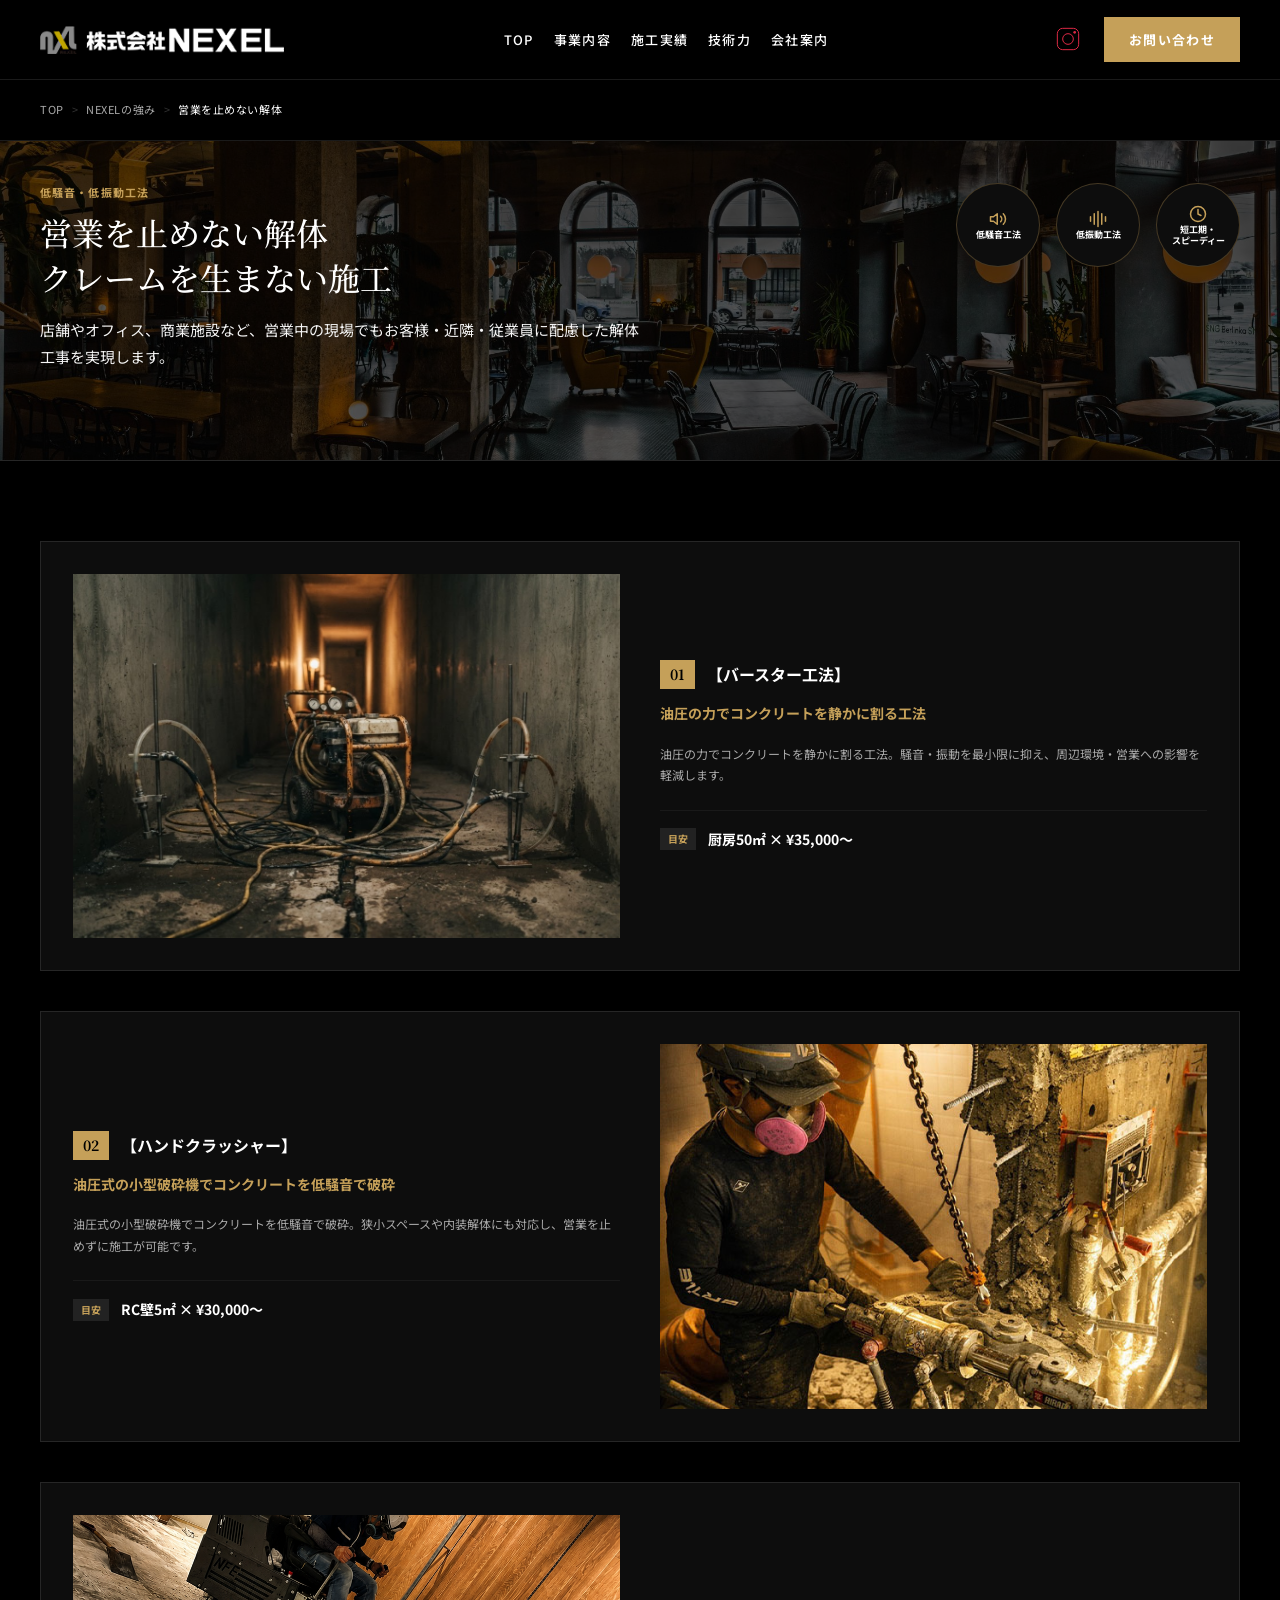
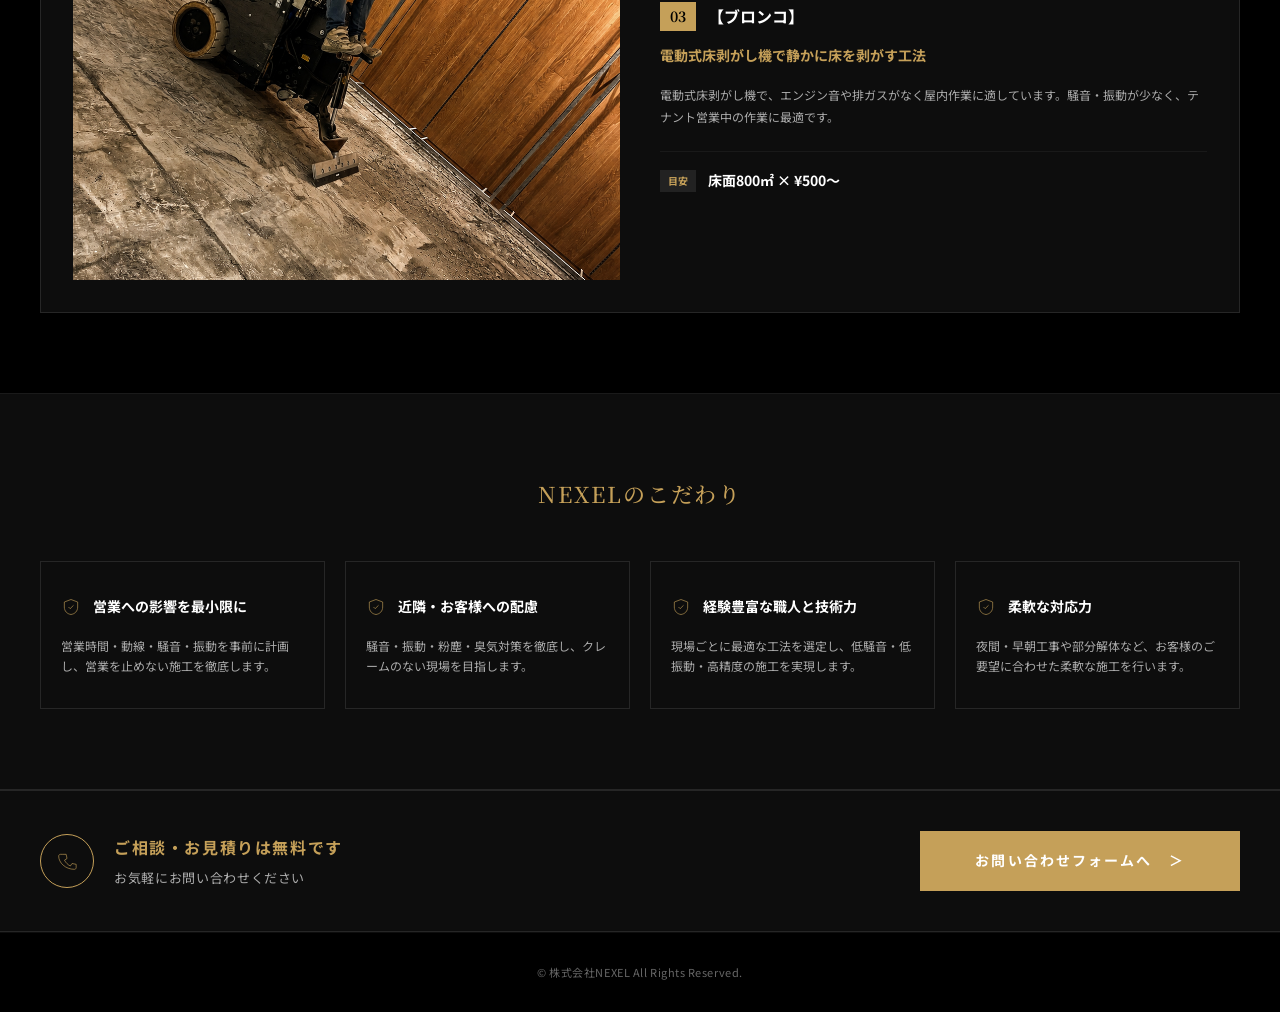
<file: demolition.html>
<!DOCTYPE html>
<html lang="ja">
<head>
  <meta charset="UTF-8">
  <meta name="viewport" content="width=device-width, initial-scale=1.0">
  <title>営業を止めない解体 - 株式会社NEXEL（ネクセル）</title>
  <meta name="description" content="NEXELの強みである「営業を止めない解体」。低騒音・低振動工法を用いて、店舗やオフィスの稼働を継続したまま安全かつ迅速に解体工事を行います。">
  <link rel="stylesheet" href="css/style.css">
</head>
<body>

  <!-- Header -->
  <header class="header">
    <div class="container header__inner">
      <div class="header__logo">
        <a href="index.html">
          <img src="images/logo.png" alt="NEXEL ロゴ">
        </a>
      </div>
      <nav class="header__nav">
        <ul class="header__nav-list">
          <li class="header__nav-item"><a href="index.html" class="header__nav-link">TOP</a></li>
          <li class="header__nav-item"><a href="index.html#business" class="header__nav-link">事業内容</a></li>
          <li class="header__nav-item"><a href="works.html" class="header__nav-link">施工実績</a></li>
          <li class="header__nav-item has-dropdown">
            <a href="index.html#technology" class="header__nav-link">技術力</a>
            <ul class="header__dropdown-menu">
              <li><a href="demolition.html">営業を止めない解体</a></li>
              <li><a href="safety.html">事故を起こさない解体</a></li>
              <li><a href="special.html">特殊解体に対応</a></li>
              <li><a href="ancillary.html">解体に付随する工事</a></li>
              <li><a href="environment.html">分別・環境への配慮</a></li>
            </ul>
          </li>
          <li class="header__nav-item"><a href="company.html" class="header__nav-link">会社案内</a></li>
        </ul>
      </nav>
      <div class="header__cta">
        <a href="https://www.instagram.com/nexel_1116/" target="_blank" rel="noopener noreferrer" class="header__insta-link">
          <img src="images/icons/icon-instagram.svg" alt="Instagram">
        </a>
        <a href="contact.html" class="btn-contact">お問い合わせ</a>
      </div>
      <button class="header__menu-btn" aria-label="メニューを開く" aria-expanded="false">
        <span></span>
        <span></span>
        <span></span>
      </button>
    </div>
  </header>

  <div class="sub-page">
    
    <!-- Breadcrumbs -->
    <div class="breadcrumbs">
      <div class="container">
        <ol class="breadcrumbs__list">
          <li class="breadcrumbs__item"><a href="index.html">TOP</a></li>
          <li class="breadcrumbs__separator">></li>
          <li class="breadcrumbs__item"><a href="index.html#technology">NEXELの強み</a></li>
          <li class="breadcrumbs__separator">></li>
          <li class="breadcrumbs__item is-current">営業を止めない解体</li>
        </ol>
      </div>
    </div>

    <!-- Subpage Hero -->
    <section class="sub-hero">
      <div class="sub-hero__bg">
        <img src="images/demolition-hero.jpg" alt="営業を止めない解体 サブビジュアル">
      </div>
      <div class="container sub-hero__content">
        <div class="demolition-header-box">
          <div class="demolition-header-box__left">
            <span class="demolition-header-box__tag">低騒音・低振動工法</span>
            <h1 class="demolition-header-box__title">営業を止めない解体<br>クレームを生まない施工</h1>
            <p class="sub-hero__lead">店舗やオフィス、商業施設など、営業中の現場でもお客様・近隣・従業員に配慮した解体工事を実現します。</p>
          </div>
          <div class="demolition-header-box__right">
            <div class="demolition-badge">
              <div class="demolition-badge__icon">
                <!-- Sound SVG -->
                <svg viewBox="0 0 24 24" fill="none" stroke="#c5a059" stroke-width="2" stroke-linecap="round" stroke-linejoin="round" style="width:100%;height:100%;"><polygon points="11 5 6 9 2 9 2 15 6 15 11 19 11 5"></polygon><path d="M19.07 4.93a10 10 0 0 1 0 14.14M15.54 8.46a5 5 0 0 1 0 7.07"></path></svg>
              </div>
              <span class="demolition-badge__text">低騒音工法</span>
            </div>
            <div class="demolition-badge">
              <div class="demolition-badge__icon">
                <!-- Wave SVG -->
                <svg viewBox="0 0 24 24" fill="none" stroke="#c5a059" stroke-width="2" stroke-linecap="round" stroke-linejoin="round" style="width:100%;height:100%;"><path d="M12 2v20M17 5v14M22 9v6M7 5v14M2 9v6"></path></svg>
              </div>
              <span class="demolition-badge__text">低振動工法</span>
            </div>
            <div class="demolition-badge">
              <div class="demolition-badge__icon">
                <!-- Speed SVG -->
                <svg viewBox="0 0 24 24" fill="none" stroke="#c5a059" stroke-width="2" stroke-linecap="round" stroke-linejoin="round" style="width:100%;height:100%;"><circle cx="12" cy="12" r="10"></circle><polyline points="12 6 12 12 16 14"></polyline></svg>
              </div>
              <span class="demolition-badge__text">短工期・<br>スピーディー</span>
            </div>
          </div>
        </div>
      </div>
    </section>

    <!-- Technical Methods Grid -->
    <section class="sub-section">
      <div class="container">
        <div class="methods-list">
          
          <!-- Method 1 -->
          <div class="method-row">
            <div class="method-row__img">
              <img src="images/burster-method.jpeg" alt="バースター工法">
            </div>
            <div class="method-row__content">
              <div class="method-row__num-title">
                <span class="method-row__num">01</span>
                <h3 class="method-row__title">【バースター工法】</h3>
              </div>
              <h4 class="method-row__subtitle">油圧の力でコンクリートを静かに割る工法</h4>
              <p class="method-row__desc">油圧の力でコンクリートを静かに割る工法。騒音・振動を最小限に抑え、周辺環境・営業への影響を軽減します。</p>
              <div class="method-row__price-tag">
                <span class="method-row__price-label">目安</span>
                <span class="method-row__price-value">厨房50㎡ × ¥35,000〜</span>
              </div>
            </div>
          </div>

          <!-- Method 2 -->
          <div class="method-row" style="direction: rtl;">
            <div class="method-row__img" style="direction: ltr;">
              <img src="images/hand-crusher.jpg" alt="ハンドクラッシャー">
            </div>
            <div class="method-row__content" style="direction: ltr;">
              <div class="method-row__num-title">
                <span class="method-row__num">02</span>
                <h3 class="method-row__title">【ハンドクラッシャー】</h3>
              </div>
              <h4 class="method-row__subtitle">油圧式の小型破砕機でコンクリートを低騒音で破砕</h4>
              <p class="method-row__desc">油圧式の小型破砕機でコンクリートを低騒音で破砕。狭小スペースや内装解体にも対応し、営業を止めずに施工が可能です。</p>
              <div class="method-row__price-tag">
                <span class="method-row__price-label">目安</span>
                <span class="method-row__price-value">RC壁5㎡ × ¥30,000〜</span>
              </div>
            </div>
          </div>

          <!-- Method 3 -->
          <div class="method-row">
            <div class="method-row__img">
              <img src="images/bronco.png" alt="ブロンコ">
            </div>
            <div class="method-row__content">
              <div class="method-row__num-title">
                <span class="method-row__num">03</span>
                <h3 class="method-row__title">【ブロンコ】</h3>
              </div>
              <h4 class="method-row__subtitle">電動式床剥がし機で静かに床を剥がす工法</h4>
              <p class="method-row__desc">電動式床剥がし機で、エンジン音や排ガスがなく屋内作業に適しています。騒音・振動が少なく、テナント営業中の作業に最適です。</p>
              <div class="method-row__price-tag">
                <span class="method-row__price-label">目安</span>
                <span class="method-row__price-value">床面800㎡ × ¥500〜</span>
              </div>
            </div>
          </div>

        </div>
      </div>
    </section>

    <!-- Commitments Section -->
    <section class="sub-section" style="background-color: var(--color-bg-panel);">
      <div class="container">
        <h2 class="sub-section__title">NEXELのこだわり</h2>
        <div class="reasons-grid">
          
          <div class="reason-card">
            <div class="reason-card__header">
              <img src="images/icons/icon-shield.svg" alt="チェック" class="reason-card__icon">
              <h3 class="reason-card__title">営業への影響を最小限に</h3>
            </div>
            <p class="reason-card__desc">営業時間・動線・騒音・振動を事前に計画し、営業を止めない施工を徹底します。</p>
          </div>

          <div class="reason-card">
            <div class="reason-card__header">
              <img src="images/icons/icon-shield.svg" alt="チェック" class="reason-card__icon">
              <h3 class="reason-card__title">近隣・お客様への配慮</h3>
            </div>
            <p class="reason-card__desc">騒音・振動・粉塵・臭気対策を徹底し、クレームのない現場を目指します。</p>
          </div>

          <div class="reason-card">
            <div class="reason-card__header">
              <img src="images/icons/icon-shield.svg" alt="チェック" class="reason-card__icon">
              <h3 class="reason-card__title">経験豊富な職人と技術力</h3>
            </div>
            <p class="reason-card__desc">現場ごとに最適な工法を選定し、低騒音・低振動・高精度の施工を実現します。</p>
          </div>

          <div class="reason-card">
            <div class="reason-card__header">
              <img src="images/icons/icon-shield.svg" alt="チェック" class="reason-card__icon">
              <h3 class="reason-card__title">柔軟な対応力</h3>
            </div>
            <p class="reason-card__desc">夜間・早朝工事や部分解体など、お客様のご要望に合わせた柔軟な施工を行います。</p>
          </div>

        </div>
      </div>
    </section>

    <!-- Unified CTA Banner -->
    <section class="cta-banner">
      <div class="container cta-banner__inner">
        <div class="cta-banner__contact">
          <div class="cta-banner__phone-icon">
            <img src="images/icons/icon-phone.svg" alt="電話アイコン">
          </div>
          <div class="cta-banner__info">
            <p class="cta-banner__lead">ご相談・お見積りは無料です</p>
            <p class="cta-banner__sub">お気軽にお問い合わせください</p>
          </div>
        </div>
        <a href="contact.html" class="btn-cta-submit">
          お問い合わせフォームへ
          <span>＞</span>
        </a>
      </div>
    </section>

  </div>

  <!-- Footer -->
  <footer class="footer">
    <div class="container">
      <p class="footer__copy">© 株式会社NEXEL All Rights Reserved.</p>
    </div>
  </footer>

  <script>
    document.addEventListener('DOMContentLoaded', () => {
      const menuBtn = document.querySelector('.header__menu-btn');
      const headerNav = document.querySelector('.header__nav');
      
      menuBtn.addEventListener('click', () => {
        const isActive = menuBtn.classList.toggle('is-open'); // Sync menu toggle
        headerNav.classList.toggle('is-active');
        menuBtn.setAttribute('aria-expanded', isActive);
      });
    });
  </script>

</body>
</html>
</file>
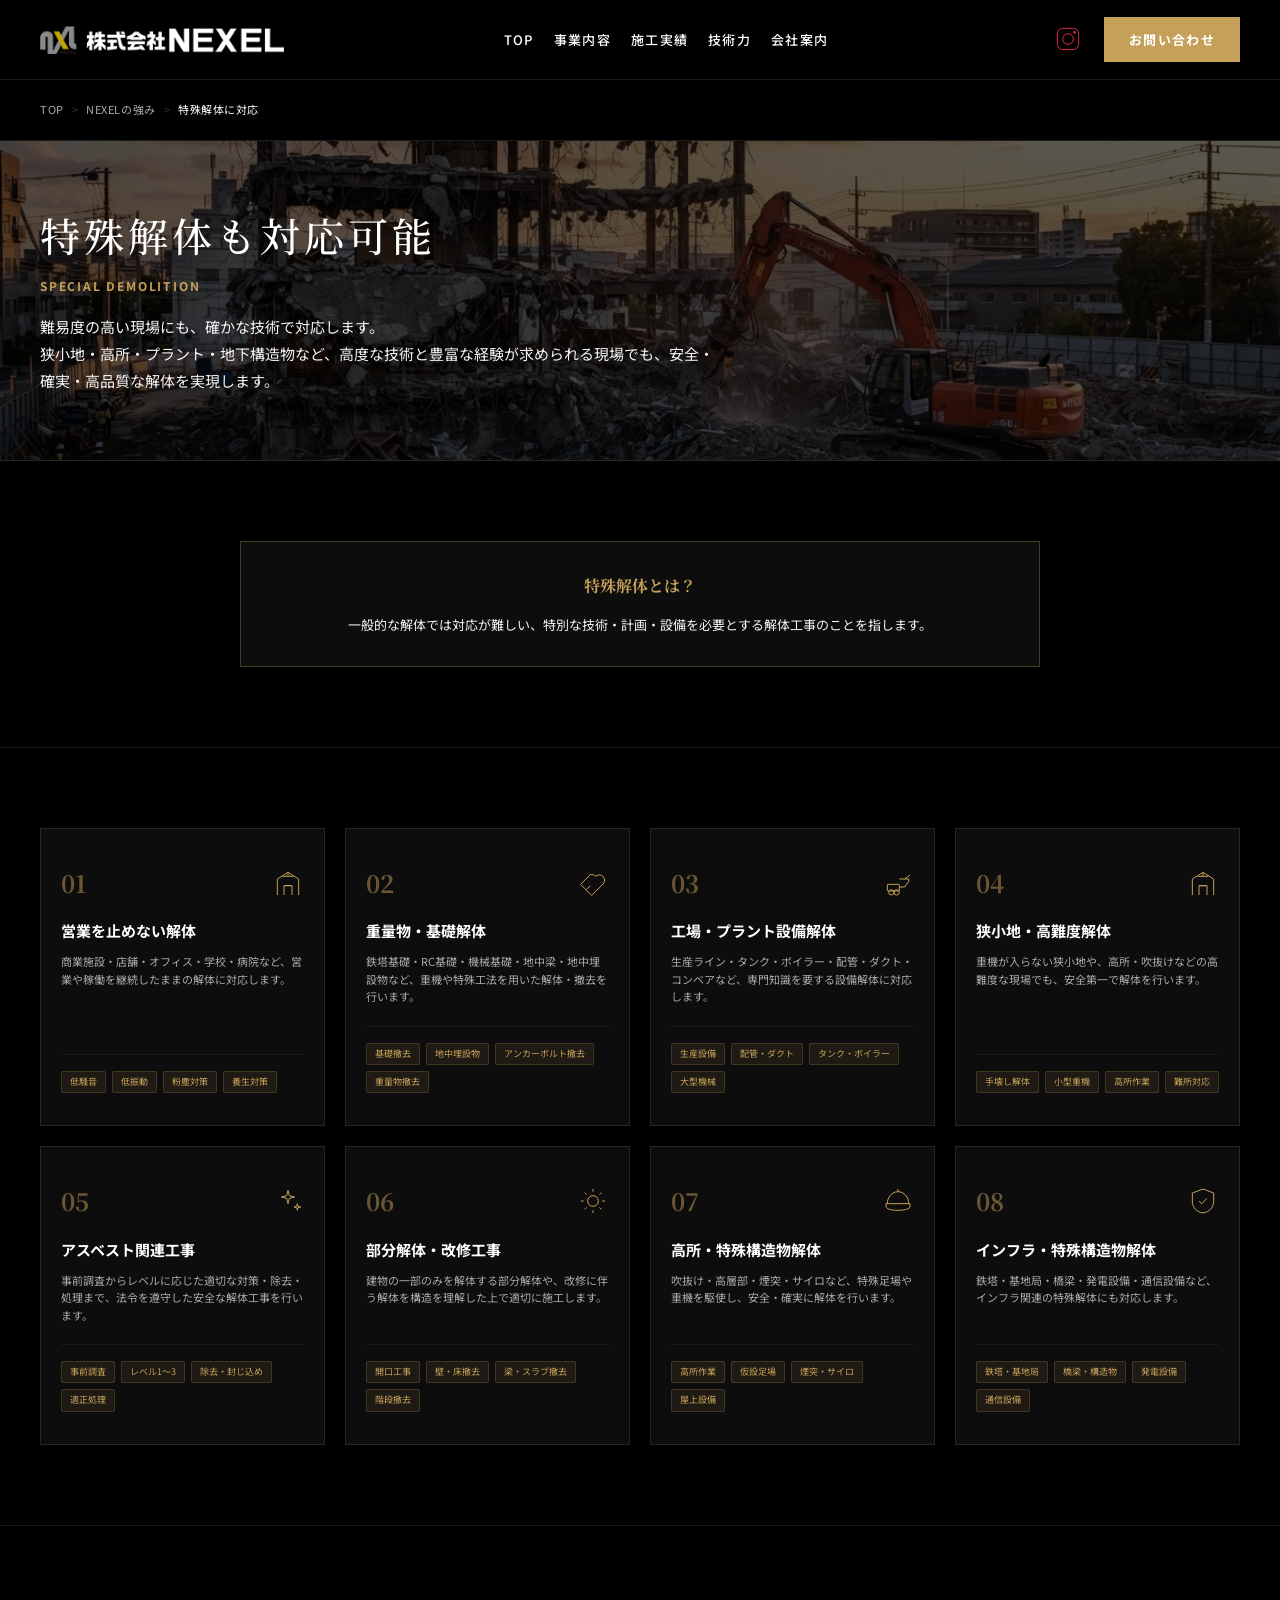
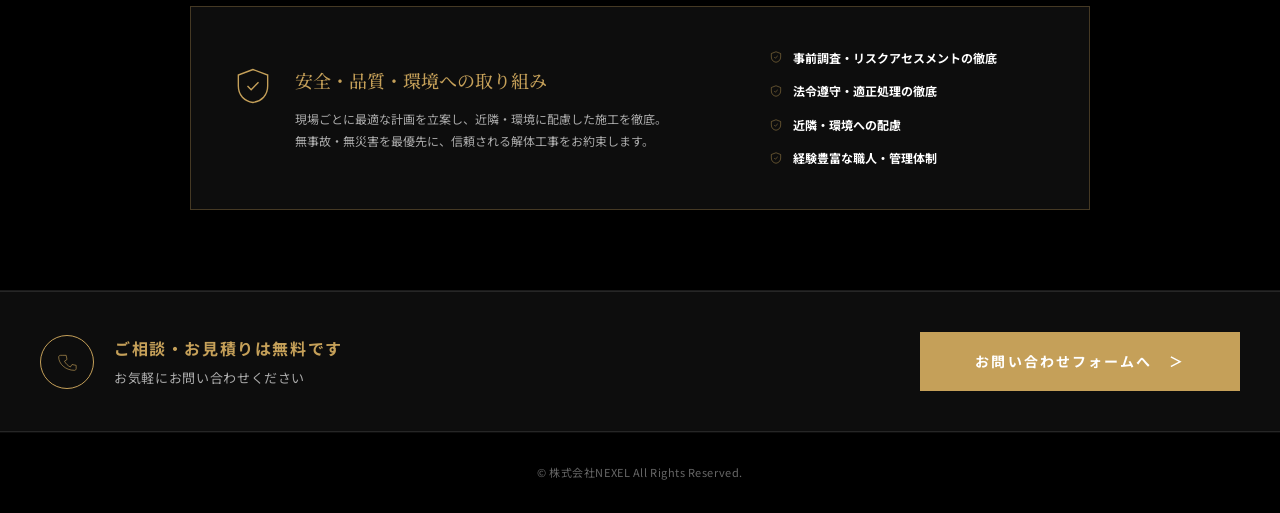
<file: special.html>
<!DOCTYPE html>
<html lang="ja">
<head>
  <meta charset="UTF-8">
  <meta name="viewport" content="width=device-width, initial-scale=1.0">
  <title>特殊解体も対応可能 - 株式会社NEXEL（ネクセル）</title>
  <meta name="description" content="NEXELの強みである「特殊解体に対応」。狭小地・高所・プラント・地下構造物など、高度な技術と豊富な経験が求められる現場でも、安全・確実・高品質な解体を実現します。">
  <link rel="stylesheet" href="css/style.css">
</head>
<body>

  <!-- Header -->
  <header class="header">
    <div class="container header__inner">
      <div class="header__logo">
        <a href="index.html">
          <img src="images/logo.png" alt="NEXEL ロゴ">
        </a>
      </div>
      <nav class="header__nav">
        <ul class="header__nav-list">
          <li class="header__nav-item"><a href="index.html" class="header__nav-link">TOP</a></li>
          <li class="header__nav-item"><a href="index.html#business" class="header__nav-link">事業内容</a></li>
          <li class="header__nav-item"><a href="works.html" class="header__nav-link">施工実績</a></li>
          <li class="header__nav-item has-dropdown">
            <a href="index.html#technology" class="header__nav-link">技術力</a>
            <ul class="header__dropdown-menu">
              <li><a href="demolition.html">営業を止めない解体</a></li>
              <li><a href="safety.html">事故を起こさない解体</a></li>
              <li><a href="special.html">特殊解体に対応</a></li>
              <li><a href="ancillary.html">解体に付随する工事</a></li>
              <li><a href="environment.html">分別・環境への配慮</a></li>
            </ul>
          </li>
          <li class="header__nav-item"><a href="company.html" class="header__nav-link">会社案内</a></li>
        </ul>
      </nav>
      <div class="header__cta">
        <a href="https://www.instagram.com/nexel_1116/" target="_blank" rel="noopener noreferrer" class="header__insta-link">
          <img src="images/icons/icon-instagram.svg" alt="Instagram">
        </a>
        <a href="contact.html" class="btn-contact">お問い合わせ</a>
      </div>
      <button class="header__menu-btn" aria-label="メニューを開く" aria-expanded="false">
        <span></span>
        <span></span>
        <span></span>
      </button>
    </div>
  </header>

  <div class="sub-page">
    
    <!-- Breadcrumbs -->
    <div class="breadcrumbs">
      <div class="container">
        <ol class="breadcrumbs__list">
          <li class="breadcrumbs__item"><a href="index.html">TOP</a></li>
          <li class="breadcrumbs__separator">></li>
          <li class="breadcrumbs__item"><a href="index.html#technology">NEXELの強み</a></li>
          <li class="breadcrumbs__separator">></li>
          <li class="breadcrumbs__item is-current">特殊解体に対応</li>
        </ol>
      </div>
    </div>

    <!-- Subpage Hero -->
    <section class="sub-hero">
      <div class="sub-hero__bg">
        <img src="images/special-hero.jpeg" alt="特殊解体 サブビジュアル">
      </div>
      <div class="container sub-hero__content">
        <h1 class="sub-hero__title">特殊解体も対応可能</h1>
        <p class="sub-hero__subtitle">SPECIAL DEMOLITION</p>
        <p class="sub-hero__lead">
          難易度の高い現場にも、確かな技術で対応します。<br>
          狭小地・高所・プラント・地下構造物など、高度な技術と豊富な経験が求められる現場でも、安全・確実・高品質な解体を実現します。
        </p>
      </div>
    </section>

    <!-- Definition Block -->
    <section class="sub-intro-sec">
      <div class="container">
        <div class="special-intro-box">
          <h3 class="special-intro-box__title">特殊解体とは？</h3>
          <p class="special-intro-box__desc">一般的な解体では対応が難しい、特別な技術・計画・設備を必要とする解体工事のことを指します。</p>
        </div>
      </div>
    </section>

    <!-- 8 Grid Items -->
    <section class="sub-section">
      <div class="container">
        <div class="special-items-grid">
          
          <!-- Card 01 -->
          <div class="special-item-card">
            <div class="special-item-card__header">
              <span class="special-item-card__num">01</span>
              <div class="special-item-card__icon">
                <img src="images/icons/icon-building.svg" alt="建物">
              </div>
            </div>
            <h3 class="special-item-card__title">営業を止めない解体</h3>
            <p class="special-item-card__desc">商業施設・店舗・オフィス・学校・病院など、営業や稼働を継続したままの解体に対応します。</p>
            <div class="special-item-card__tags">
              <span class="special-item-card__tag">低騒音</span>
              <span class="special-item-card__tag">低振動</span>
              <span class="special-item-card__tag">粉塵対策</span>
              <span class="special-item-card__tag">養生対策</span>
            </div>
          </div>

          <!-- Card 02 -->
          <div class="special-item-card">
            <div class="special-item-card__header">
              <span class="special-item-card__num">02</span>
              <div class="special-item-card__icon">
                <img src="images/icons/icon-wrench.svg" alt="スパナ">
              </div>
            </div>
            <h3 class="special-item-card__title">重量物・基礎解体</h3>
            <p class="special-item-card__desc">鉄塔基礎・RC基礎・機械基礎・地中梁・地中埋設物など、重機や特殊工法を用いた解体・撤去を行います。</p>
            <div class="special-item-card__tags">
              <span class="special-item-card__tag">基礎撤去</span>
              <span class="special-item-card__tag">地中埋設物</span>
              <span class="special-item-card__tag">アンカーボルト撤去</span>
              <span class="special-item-card__tag">重量物撤去</span>
            </div>
          </div>

          <!-- Card 03 -->
          <div class="special-item-card">
            <div class="special-item-card__header">
              <span class="special-item-card__num">03</span>
              <div class="special-item-card__icon">
                <img src="images/icons/icon-excavator.svg" alt="重機">
              </div>
            </div>
            <h3 class="special-item-card__title">工場・プラント設備解体</h3>
            <p class="special-item-card__desc">生産ライン・タンク・ボイラー・配管・ダクト・コンベアなど、専門知識を要する設備解体に対応します。</p>
            <div class="special-item-card__tags">
              <span class="special-item-card__tag">生産設備</span>
              <span class="special-item-card__tag">配管・ダクト</span>
              <span class="special-item-card__tag">タンク・ボイラー</span>
              <span class="special-item-card__tag">大型機械</span>
            </div>
          </div>

          <!-- Card 04 -->
          <div class="special-item-card">
            <div class="special-item-card__header">
              <span class="special-item-card__num">04</span>
              <div class="special-item-card__icon">
                <img src="images/icons/icon-building.svg" alt="建物">
              </div>
            </div>
            <h3 class="special-item-card__title">狭小地・高難度解体</h3>
            <p class="special-item-card__desc">重機が入らない狭小地や、高所・吹抜けなどの高難度な現場でも、安全第一で解体を行います。</p>
            <div class="special-item-card__tags">
              <span class="special-item-card__tag">手壊し解体</span>
              <span class="special-item-card__tag">小型重機</span>
              <span class="special-item-card__tag">高所作業</span>
              <span class="special-item-card__tag">難所対応</span>
            </div>
          </div>

          <!-- Card 05 -->
          <div class="special-item-card">
            <div class="special-item-card__header">
              <span class="special-item-card__num">05</span>
              <div class="special-item-card__icon">
                <img src="images/icons/icon-sparkles.svg" alt="環境">
              </div>
            </div>
            <h3 class="special-item-card__title">アスベスト関連工事</h3>
            <p class="special-item-card__desc">事前調査からレベルに応じた適切な対策・除去・処理まで、法令を遵守した安全な解体工事を行います。</p>
            <div class="special-item-card__tags">
              <span class="special-item-card__tag">事前調査</span>
              <span class="special-item-card__tag">レベル1〜3</span>
              <span class="special-item-card__tag">除去・封じ込め</span>
              <span class="special-item-card__tag">適正処理</span>
            </div>
          </div>

          <!-- Card 06 -->
          <div class="special-item-card">
            <div class="special-item-card__header">
              <span class="special-item-card__num">06</span>
              <div class="special-item-card__icon">
                <img src="images/icons/icon-gear.svg" alt="歯車">
              </div>
            </div>
            <h3 class="special-item-card__title">部分解体・改修工事</h3>
            <p class="special-item-card__desc">建物の一部のみを解体する部分解体や、改修に伴う解体を構造を理解した上で適切に施工します。</p>
            <div class="special-item-card__tags">
              <span class="special-item-card__tag">開口工事</span>
              <span class="special-item-card__tag">壁・床撤去</span>
              <span class="special-item-card__tag">梁・スラブ撤去</span>
              <span class="special-item-card__tag">階段撤去</span>
            </div>
          </div>

          <!-- Card 07 -->
          <div class="special-item-card">
            <div class="special-item-card__header">
              <span class="special-item-card__num">07</span>
              <div class="special-item-card__icon">
                <img src="images/icons/icon-helmet.svg" alt="ヘルメット">
              </div>
            </div>
            <h3 class="special-item-card__title">高所・特殊構造物解体</h3>
            <p class="special-item-card__desc">吹抜け・高層部・煙突・サイロなど、特殊足場や重機を駆使し、安全・確実に解体を行います。</p>
            <div class="special-item-card__tags">
              <span class="special-item-card__tag">高所作業</span>
              <span class="special-item-card__tag">仮設足場</span>
              <span class="special-item-card__tag">煙突・サイロ</span>
              <span class="special-item-card__tag">屋上設備</span>
            </div>
          </div>

          <!-- Card 08 -->
          <div class="special-item-card">
            <div class="special-item-card__header">
              <span class="special-item-card__num">08</span>
              <div class="special-item-card__icon">
                <img src="images/icons/icon-shield.svg" alt="鉄塔">
              </div>
            </div>
            <h3 class="special-item-card__title">インフラ・特殊構造物解体</h3>
            <p class="special-item-card__desc">鉄塔・基地局・橋梁・発電設備・通信設備など、インフラ関連の特殊解体にも対応します。</p>
            <div class="special-item-card__tags">
              <span class="special-item-card__tag">鉄塔・基地局</span>
              <span class="special-item-card__tag">橋梁・構造物</span>
              <span class="special-item-card__tag">発電設備</span>
              <span class="special-item-card__tag">通信設備</span>
            </div>
          </div>

        </div>
      </div>
    </section>

    <!-- Commitment Panel -->
    <section class="sub-section">
      <div class="container">
        <div class="commitment-panel">
          <div class="commitment-panel__left">
            <div class="commitment-panel__icon">
              <img src="images/icons/icon-shield.svg" alt="シールド">
            </div>
            <div>
              <h3 class="commitment-panel__title">安全・品質・環境への取り組み</h3>
              <p class="commitment-panel__desc">
                現場ごとに最適な計画を立案し、近隣・環境に配慮した施工を徹底。<br>
                無事故・無災害を最優先に、信頼される解体工事をお約束します。
              </p>
            </div>
          </div>
          <div class="commitment-panel__right">
            <div class="commitment-check-item">
              <img src="images/icons/icon-shield.svg" alt="チェック">
              <span>事前調査・リスクアセスメントの徹底</span>
            </div>
            <div class="commitment-check-item">
              <img src="images/icons/icon-shield.svg" alt="チェック">
              <span>法令遵守・適正処理の徹底</span>
            </div>
            <div class="commitment-check-item">
              <img src="images/icons/icon-shield.svg" alt="チェック">
              <span>近隣・環境への配慮</span>
            </div>
            <div class="commitment-check-item">
              <img src="images/icons/icon-shield.svg" alt="チェック">
              <span>経験豊富な職人・管理体制</span>
            </div>
          </div>
        </div>
      </div>
    </section>

    <!-- Unified CTA Banner -->
    <section class="cta-banner">
      <div class="container cta-banner__inner">
        <div class="cta-banner__contact">
          <div class="cta-banner__phone-icon">
            <img src="images/icons/icon-phone.svg" alt="電話アイコン">
          </div>
          <div class="cta-banner__info">
            <p class="cta-banner__lead">ご相談・お見積りは無料です</p>
            <p class="cta-banner__sub">お気軽にお問い合わせください</p>
          </div>
        </div>
        <a href="contact.html" class="btn-cta-submit">
          お問い合わせフォームへ
          <span>＞</span>
        </a>
      </div>
    </section>

  </div>

  <!-- Footer -->
  <footer class="footer">
    <div class="container">
      <p class="footer__copy">© 株式会社NEXEL All Rights Reserved.</p>
    </div>
  </footer>

  <script>
    document.addEventListener('DOMContentLoaded', () => {
      const menuBtn = document.querySelector('.header__menu-btn');
      const headerNav = document.querySelector('.header__nav');
      
      menuBtn.addEventListener('click', () => {
        const isActive = menuBtn.classList.toggle('is-active');
        headerNav.classList.toggle('is-active');
        menuBtn.setAttribute('aria-expanded', isActive);
      });
    });
  </script>

</body>
</html>
</file>
<file: css/style.css>
@import url('https://fonts.googleapis.com/css2?family=Noto+Sans+JP:wght@300;400;500;700&family=Noto+Serif+JP:wght@400;500;700&display=swap');

/* ========================================
   Design System Variables & Base Resets
   ======================================== */
:root {
  --color-bg-base: #000000;
  --color-bg-panel: #0d0d0d;
  --color-bg-card: #141414;
  --color-gold: #c5a059;
  --color-gold-hover: #e0bb75;
  --color-white: #ffffff;
  --color-gray-light: #f5f5f5;
  --color-gray: #aaaaaa;
  --color-gray-dark: #222222;
  --color-border: rgba(197, 160, 89, 0.3);
  --color-border-subtle: rgba(255, 255, 255, 0.1);
  
  --font-sans: "Noto Sans JP", "Hiragino Kaku Gothic ProN", "Yu Gothic", sans-serif;
  --font-serif: "Noto Serif JP", "Hiragino Mincho ProN", "Yu Mincho", serif;
  
  --container-width: 1200px;
  --container-padding: 40px;
  --transition-smooth: 0.4s cubic-bezier(0.25, 0.8, 0.25, 1);
  --transition-fast: 0.2s ease;
}

*, *::before, *::after {
  box-sizing: border-box;
  margin: 0;
  padding: 0;
}

html {
  scroll-behavior: smooth;
  background-color: var(--color-bg-base);
}

body {
  font-family: var(--font-sans);
  font-size: 15px;
  line-height: 1.8;
  color: var(--color-white);
  background-color: var(--color-bg-base);
  -webkit-font-smoothing: antialiased;
}

img {
  max-width: 100%;
  height: auto;
  vertical-align: middle;
}

a {
  color: inherit;
  text-decoration: none;
  transition: all var(--transition-fast);
}

ul, ol {
  list-style: none;
}

/* Common Layout Components */
.container {
  width: 100%;
  max-width: calc(var(--container-width) + var(--container-padding) * 2);
  margin-inline: auto;
  padding-inline: var(--container-padding);
}

/* Image Placeholders */
.image-placeholder {
  background-color: #111111;
  background-image: repeating-linear-gradient(45deg, rgba(255,255,255,0.02) 0px, rgba(255,255,255,0.02) 2px, transparent 2px, transparent 10px);
  border: 1px dashed var(--color-border);
  color: var(--color-gold);
  display: flex;
  align-items: center;
  justify-content: center;
  font-size: 11px;
  font-weight: 500;
  text-align: center;
  box-sizing: border-box;
  padding: 16px;
  position: absolute;
  inset: 0;
  width: 100%;
  height: 100%;
  z-index: 1;
  transition: all var(--transition-smooth);
}

.image-placeholder span {
  display: inline-block;
  background: rgba(0, 0, 0, 0.6);
  border: 1px solid rgba(197, 160, 89, 0.4);
  padding: 6px 12px;
  border-radius: 2px;
}

.image-placeholder.is-hero {
  background-color: #050505;
}

/* Ensure all image container wrappers establish relative context for absolute placeholders */
.work-card__image-wrapper,
.work-card-large__img-wrapper,
.instagram-box__thumb,
.method-row__img,
.safety-action-card__img,
.flow-step-card__img,
.example-item__img,
.philo-split__left,
.overview-img,
.access-map,
.safety-promise-panel__image {
  position: relative;
  overflow: hidden;
}

/* ========================================
   Header Navigation
   ======================================== */
.header {
  position: fixed;
  top: 0;
  left: 0;
  z-index: 1000;
  width: 100%;
  height: 80px;
  background-color: rgba(0, 0, 0, 0.85);
  backdrop-filter: blur(10px);
  -webkit-backdrop-filter: blur(10px);
  border-bottom: 1px solid var(--color-border-subtle);
  transition: background-color var(--transition-fast);
}

.header__inner {
  display: flex;
  align-items: center;
  justify-content: space-between;
  height: 100%;
}

.header__logo img {
  display: block;
  height: 28px;
  width: auto;
}

.header__nav {
  display: flex;
  align-items: center;
  height: 100%;
}

.header__nav-list {
  display: flex;
  align-items: center;
  gap: 20px;
  height: 100%;
}

.header__nav-item {
  height: 100%;
  display: flex;
  align-items: center;
}

.header__nav-link {
  font-size: 13px;
  font-weight: 500;
  letter-spacing: 0.1em;
  color: var(--color-white);
  padding: 10px 0;
  position: relative;
  white-space: nowrap;
}

.header__nav-link::after {
  content: "";
  position: absolute;
  bottom: 0;
  left: 50%;
  transform: translateX(-50%);
  width: 0;
  height: 1px;
  background-color: var(--color-gold);
  transition: width var(--transition-fast);
}

.header__nav-link:hover {
  color: var(--color-gold);
}

.header__nav-link:hover::after,
.header__nav-link.is-active::after {
  width: 100%;
}

.header__nav-link.is-active {
  color: var(--color-gold);
}

.header__cta {
  display: flex;
  align-items: center;
  gap: 16px;
}

.header__insta-link {
  display: flex;
  align-items: center;
  justify-content: center;
  height: 42px;
  padding: 0 4px;
  transition: all var(--transition-fast);
}

.header__insta-link img {
  width: 32px;
  height: 32px;
  display: block;
}

.header__insta-link:hover {
  opacity: 0.8;
  transform: scale(1.1);
}

.btn-contact {
  display: inline-flex;
  align-items: center;
  justify-content: center;
  background-color: var(--color-gold);
  color: var(--color-white);
  font-size: 13px;
  font-weight: 700;
  letter-spacing: 0.1em;
  padding: 10px 24px;
  border: 1px solid var(--color-gold);
  transition: all var(--transition-fast);
}

.btn-contact:hover {
  background-color: transparent;
  color: var(--color-gold);
}

/* Mobile Menu Button */
.header__menu-btn {
  display: none;
  flex-direction: column;
  justify-content: center;
  gap: 6px;
  width: 30px;
  height: 30px;
  background: none;
  border: none;
  cursor: pointer;
  z-index: 1010;
}

.header__menu-btn span {
  display: block;
  width: 100%;
  height: 2px;
  background-color: var(--color-white);
  transition: transform var(--transition-fast), opacity var(--transition-fast);
}

/* Mobile menu open states */
.header__menu-btn.is-active span:nth-child(1) {
  transform: translateY(8px) rotate(45deg);
}
.header__menu-btn.is-active span:nth-child(2) {
  opacity: 0;
}
.header__menu-btn.is-active span:nth-child(3) {
  transform: translateY(-8px) rotate(-45deg);
}

/* Header Dropdown Menu */
.header__nav-item.has-dropdown {
  position: relative;
}

/* Desktop dropdown */
@media (min-width: 769px) {
  .header__dropdown-menu {
    position: absolute;
    top: 100%;
    left: 50%;
    transform: translateX(-50%) translateY(15px);
    width: 240px;
    background-color: rgba(10, 10, 10, 0.95);
    backdrop-filter: blur(12px);
    -webkit-backdrop-filter: blur(12px);
    border: 1px solid rgba(255, 255, 255, 0.15);
    border-radius: 4px;
    padding: 8px 0;
    box-shadow: 0 10px 30px rgba(0, 0, 0, 0.6);
    opacity: 0;
    visibility: hidden;
    pointer-events: none;
    transition: opacity 0.3s cubic-bezier(0.16, 1, 0.3, 1), transform 0.3s cubic-bezier(0.16, 1, 0.3, 1), visibility 0.3s cubic-bezier(0.16, 1, 0.3, 1);
    z-index: 1000;
  }

  /* Triangle pointer */
  .header__dropdown-menu::before {
    content: "";
    position: absolute;
    bottom: 100%;
    left: 50%;
    transform: translateX(-50%);
    border-width: 6px;
    border-style: solid;
    border-color: transparent transparent rgba(10, 10, 10, 0.95) transparent;
  }

  .header__nav-item.has-dropdown:hover .header__dropdown-menu {
    opacity: 1;
    visibility: visible;
    pointer-events: auto;
    transform: translateX(-50%) translateY(0);
  }

  .header__dropdown-menu li {
    width: 100%;
  }

  .header__dropdown-menu li a {
    display: block;
    padding: 12px 20px;
    font-size: 13px;
    color: rgba(255, 255, 255, 0.85);
    transition: all var(--transition-fast);
    text-align: left;
    border-bottom: 1px solid rgba(255, 255, 255, 0.05);
  }

  .header__dropdown-menu li:last-child a {
    border-bottom: none;
  }

  .header__dropdown-menu li a:hover {
    color: var(--color-gold);
    background-color: rgba(255, 255, 255, 0.03);
    padding-left: 24px;
  }
}

/* Mobile dropdown */
@media (max-width: 768px) {
  .header__dropdown-menu {
    width: 100%;
    padding: 4px 0 12px 16px;
    border-left: 1px solid rgba(212, 175, 55, 0.2);
    margin-top: 4px;
    margin-left: 8px;
  }

  .header__dropdown-menu li {
    width: 100%;
  }

  .header__dropdown-menu li a {
    display: block;
    padding: 10px 0;
    font-size: 13px;
    color: rgba(255, 255, 255, 0.7);
    transition: color 0.2s ease;
  }

  .header__dropdown-menu li a:hover,
  .header__dropdown-menu li a:active {
    color: var(--color-gold);
  }
}

/* ========================================
   Main / TOP page layout
   ======================================== */
.top-main {
  padding-top: 0;
}

/* Hero Section */
.hero {
  position: relative;
  height: 100vh;
  min-height: 600px;
  display: flex;
  align-items: center;
  justify-content: center;
  text-align: center;
  overflow: hidden;
}

.hero__bg {
  position: absolute;
  inset: 0;
  z-index: 1;
  -webkit-mask-image: linear-gradient(to right, rgba(0,0,0,1) 50%, rgba(0,0,0,0) 100%);
  mask-image: linear-gradient(to right, rgba(0,0,0,1) 50%, rgba(0,0,0,0) 100%);
  -webkit-mask-size: 200% 100%;
  mask-size: 200% 100%;
  -webkit-mask-position: 120% 0;
  mask-position: 120% 0;
}

.hero__bg.is-active {
  animation: hero-gradient-reveal 4s cubic-bezier(0.25, 1, 0.3, 1) forwards;
}

.hero__bg-slide {
  position: absolute;
  inset: 0;
  background-size: cover;
  background-position: center;
  background-repeat: no-repeat;
  z-index: 1;
  opacity: 0;
  transform-origin: center;
}

.hero__bg-slide.is-active {
  opacity: 1;
  animation: hero-zoom 24s ease-in-out infinite alternate;
}

@keyframes hero-gradient-reveal {
  0% {
    -webkit-mask-position: 120% 0;
    mask-position: 120% 0;
  }
  100% {
    -webkit-mask-position: 0% 0;
    mask-position: 0% 0;
  }
}

@keyframes hero-zoom {
  0% {
    transform: scale(1);
  }
  100% {
    transform: scale(1.1);
  }
}

.hero__overlay {
  position: absolute;
  inset: 0;
  z-index: 2;
  background: radial-gradient(circle, rgba(0,0,0,0.4) 0%, rgba(0,0,0,0.85) 100%);
}

.hero__inner {
  position: relative;
  z-index: 3;
  width: 100%;
  max-width: 900px;
  padding-inline: 20px;
}

.hero__title {
  font-family: var(--font-serif);
  font-size: clamp(32px, 5vw, 64px);
  font-weight: 500;
  letter-spacing: 0.15em;
  color: var(--color-white);
  line-height: 1.5;
  margin-bottom: 24px;
}

.hero__title span.gold-text {
  color: var(--color-gold);
  display: inline-block;
  position: relative;
  padding-inline: 40px;
}

.hero__title span.gold-text::before,
.hero__title span.gold-text::after {
  content: "";
  position: absolute;
  top: 50%;
  width: 25px;
  height: 1px;
  background-color: var(--color-gold);
}

.hero__title span.gold-text::before {
  left: 0;
}

.hero__title span.gold-text::after {
  right: 0;
}

.hero__sub {
  font-size: clamp(14px, 1.8vw, 18px);
  font-weight: 300;
  letter-spacing: 0.2em;
  color: var(--color-white);
  margin-top: 16px;
}

/* Common Section Typography */
.section-title {
  font-family: var(--font-serif);
  font-size: 28px;
  font-weight: 500;
  letter-spacing: 0.15em;
  color: var(--color-gold);
  text-align: center;
  margin-bottom: 48px;
  position: relative;
  padding-bottom: 12px;
}

.section-title::after {
  content: "";
  position: absolute;
  bottom: 0;
  left: 50%;
  transform: translateX(-50%);
  width: 40px;
  height: 1px;
  background-color: var(--color-gold);
}

/* Strengths Section */
.strengths-sec {
  padding: 100px 0;
  background-color: var(--color-bg-base);
}

.strengths-grid {
  display: grid;
  grid-template-columns: repeat(5, 1fr);
  gap: 16px;
}

.strength-card {
  position: relative;
  height: 380px;
  overflow: hidden;
  border: 1px solid var(--color-border-subtle);
  transition: border-color var(--transition-smooth);
}

.strength-card__bg {
  position: absolute;
  inset: 0;
  z-index: 1;
}

.strength-card__bg img {
  width: 100%;
  height: 100%;
  object-fit: cover;
  filter: grayscale(100%) brightness(0.3);
  transition: transform var(--transition-smooth), filter var(--transition-smooth);
}

.strength-card__overlay {
  position: absolute;
  inset: 0;
  z-index: 2;
  background: linear-gradient(to bottom, rgba(0,0,0,0.2) 0%, rgba(0,0,0,0.85) 100%);
}

.strength-card__content {
  position: relative;
  z-index: 3;
  height: 100%;
  padding: 40px 20px 30px;
  display: flex;
  flex-direction: column;
  align-items: center;
  text-align: center;
}

.strength-card__icon {
  width: 44px;
  height: 44px;
  margin-bottom: 24px;
  transition: transform var(--transition-smooth);
}

.strength-card__icon img {
  width: 100%;
  height: 100%;
  object-fit: contain;
}

.strength-card__title {
  font-family: var(--font-serif);
  font-size: 16px;
  font-weight: 500;
  letter-spacing: 0.08em;
  color: var(--color-white);
  margin-bottom: 16px;
  line-height: 1.5;
}

.strength-card__desc {
  font-size: 12px;
  line-height: 1.7;
  color: var(--color-gray);
  margin-top: auto;
}

/* Strengths Hover Effects */
.strength-card:hover {
  border-color: var(--color-gold);
}

.strength-card:hover .strength-card__bg img {
  transform: scale(1.08);
  filter: grayscale(20%) brightness(0.5);
}

.strength-card:hover .strength-card__icon {
  transform: translateY(-5px);
}

/* Services Section */
.services-sec {
  padding: 100px 0;
  background-color: var(--color-bg-panel);
}

.services-grid {
  display: grid;
  grid-template-columns: repeat(6, 1fr);
  gap: 24px 16px;
}

.service-card {
  display: flex;
  flex-direction: column;
  align-items: center;
  text-align: center;
  padding: 16px 8px;
}

.service-card__icon {
  width: 44px;
  height: 44px;
  margin-bottom: 20px;
}

.service-card__icon img {
  width: 100%;
  height: 100%;
  object-fit: contain;
}

.service-card__title {
  font-size: 14px;
  font-weight: 700;
  letter-spacing: 0.05em;
  color: var(--color-gold);
  margin-bottom: 12px;
  line-height: 1.4;
}

.service-card__desc {
  font-size: 12px;
  line-height: 1.6;
  color: var(--color-gray);
}

/* Works Section */
.works-sec {
  padding: 100px 0;
  background-color: var(--color-bg-base);
}

.works-sec__header {
  display: flex;
  align-items: flex-end;
  justify-content: space-between;
  margin-bottom: 40px;
  border-bottom: 1px solid var(--color-border-subtle);
  padding-bottom: 16px;
}

.works-sec__header .section-title {
  text-align: left;
  margin-bottom: 0;
  padding-bottom: 0;
}

.works-sec__header .section-title::after {
  display: none;
}

.btn-text-link {
  font-size: 13px;
  font-weight: 500;
  letter-spacing: 0.05em;
  color: var(--color-gold);
  display: inline-flex;
  align-items: center;
  gap: 8px;
}

.btn-text-link:hover {
  color: var(--color-gold-hover);
  transform: translateX(3px);
}

.works-grid {
  display: grid;
  grid-template-columns: repeat(4, 1fr);
  gap: 24px;
}

.work-card {
  display: block;
}

.work-card__image-wrapper {
  aspect-ratio: 4 / 3;
  overflow: hidden;
  margin-bottom: 16px;
  border: 1px solid var(--color-border-subtle);
}

.work-card__image {
  width: 100%;
  height: 100%;
  object-fit: cover;
  filter: grayscale(100%) brightness(0.8);
  transition: transform var(--transition-smooth), filter var(--transition-smooth);
}

.work-card__title {
  font-size: 14px;
  font-weight: 500;
  letter-spacing: 0.05em;
  color: var(--color-white);
  line-height: 1.5;
  margin-bottom: 6px;
}

.work-card__meta {
  font-size: 12px;
  color: var(--color-gray);
}

/* Works Card Hover */
.work-card:hover .work-card__image {
  transform: scale(1.05);
  filter: grayscale(0%) brightness(1);
}

.work-card:hover .work-card__title {
  color: var(--color-gold);
}

/* Instagram Section */
.instagram-sec {
  padding: 60px 0 100px;
  background-color: var(--color-bg-base);
}

.instagram-box {
  display: grid;
  grid-template-columns: auto 1fr auto auto;
  align-items: center;
  gap: 32px;
  padding: 32px 40px;
  border: 1px solid var(--color-border);
  background-color: var(--color-bg-panel);
  position: relative;
}

.instagram-box__logo {
  display: flex;
  align-items: center;
  gap: 12px;
}

.instagram-box__icon {
  width: 32px;
  height: 32px;
}

.instagram-box__name {
  font-family: var(--font-serif);
  font-size: 20px;
  font-weight: 700;
  letter-spacing: 0.05em;
  color: var(--color-white);
}

.instagram-box__text {
  font-size: 13px;
  color: var(--color-gray);
  line-height: 1.6;
}

.instagram-box__text p:first-child {
  color: var(--color-white);
  font-weight: 500;
  margin-bottom: 4px;
}

.instagram-box__gallery {
  display: flex;
  gap: 8px;
}

.instagram-box__thumb {
  width: 64px;
  height: 64px;
  overflow: hidden;
  border: 1px solid var(--color-border-subtle);
}

.instagram-box__thumb img {
  width: 100%;
  height: 100%;
  object-fit: cover;
  transition: transform var(--transition-fast);
}

.instagram-box__thumb:hover img {
  transform: scale(1.1);
}

.instagram-box__action {
  display: flex;
  flex-direction: column;
  align-items: flex-end;
  gap: 8px;
}

.instagram-box__handle {
  font-size: 11px;
  color: var(--color-gray);
  letter-spacing: 0.05em;
}

.btn-follow {
  display: inline-flex;
  align-items: center;
  justify-content: center;
  background-color: var(--color-white);
  color: var(--color-bg-base);
  font-size: 12px;
  font-weight: 700;
  letter-spacing: 0.1em;
  padding: 8px 24px;
  border-radius: 999px;
  transition: all var(--transition-fast);
}

.btn-follow:hover {
  background-color: var(--color-gold);
  color: var(--color-white);
}

/* ========================================
   Unified CTA Banner
   ======================================== */
.cta-banner {
  background-color: var(--color-bg-panel);
  border-top: 1px solid var(--color-border-subtle);
  border-bottom: 1px solid var(--color-border-subtle);
}

.cta-banner__inner {
  display: flex;
  align-items: center;
  justify-content: space-between;
  padding-block: 40px;
}

.cta-banner__contact {
  display: flex;
  align-items: center;
  gap: 20px;
}

.cta-banner__phone-icon {
  width: 54px;
  height: 54px;
  border: 1px solid var(--color-gold);
  border-radius: 50%;
  display: flex;
  align-items: center;
  justify-content: center;
}

.cta-banner__phone-icon img {
  width: 20px;
  height: 20px;
}

.cta-banner__info {
  display: flex;
  flex-direction: column;
  gap: 4px;
}

.cta-banner__lead {
  font-size: 16px;
  font-weight: 700;
  letter-spacing: 0.1em;
  color: var(--color-gold);
}

.cta-banner__sub {
  font-size: 13px;
  color: var(--color-gray);
  letter-spacing: 0.05em;
}

.btn-cta-submit {
  display: inline-flex;
  align-items: center;
  justify-content: center;
  gap: 16px;
  background-color: var(--color-gold);
  color: var(--color-white);
  font-size: 14px;
  font-weight: 700;
  letter-spacing: 0.15em;
  padding: 16px 48px;
  border: 1px solid var(--color-gold);
  min-width: 320px;
  transition: all var(--transition-fast);
}

.btn-cta-submit img {
  width: 8px;
  height: auto;
  transition: transform var(--transition-fast);
}

.btn-cta-submit:hover {
  background-color: transparent;
  color: var(--color-gold);
}

.btn-cta-submit:hover img {
  transform: translateX(5px);
}

/* ========================================
   Footer
   ======================================== */
.footer {
  background-color: var(--color-bg-base);
  padding: 30px 0;
  border-top: 1px solid rgba(255, 255, 255, 0.05);
}

.footer__copy {
  font-size: 11px;
  color: rgba(255, 255, 255, 0.4);
  text-align: center;
  letter-spacing: 0.05em;
}

/* ========================================
   Subpages Common Styling
   ======================================== */
.sub-page {
  padding-top: 80px; /* Header space */
  background-color: var(--color-bg-base);
}

/* Breadcrumbs */
.breadcrumbs {
  padding: 20px 0;
  background-color: var(--color-bg-base);
  border-bottom: 1px solid var(--color-border-subtle);
}

.breadcrumbs__list {
  display: flex;
  align-items: center;
  flex-wrap: wrap;
  gap: 8px;
  font-size: 11px;
  letter-spacing: 0.05em;
  color: var(--color-gray);
}

.breadcrumbs__item a:hover {
  color: var(--color-gold);
}

.breadcrumbs__item.is-current {
  color: var(--color-white);
}

.breadcrumbs__separator {
  color: rgba(255, 255, 255, 0.2);
}

/* Subpage Hero */
.sub-hero {
  position: relative;
  height: 320px;
  display: flex;
  align-items: center;
  background-color: var(--color-bg-panel);
  border-bottom: 1px solid var(--color-border-subtle);
  overflow: hidden;
}

.sub-hero__bg {
  position: absolute;
  inset: 0;
  z-index: 1;
}

.sub-hero__bg img {
  width: 100%;
  height: 100%;
  object-fit: cover;
  filter: brightness(0.35);
}

.sub-hero__content {
  position: relative;
  z-index: 2;
  width: 100%;
}

.sub-hero__title {
  font-family: var(--font-serif);
  font-size: 40px;
  font-weight: 500;
  letter-spacing: 0.1em;
  color: var(--color-white);
  line-height: 1.4;
  margin-bottom: 12px;
}

.sub-hero__subtitle {
  font-family: var(--font-sans);
  font-size: 12px;
  font-weight: 700;
  letter-spacing: 0.15em;
  color: var(--color-gold);
  text-transform: uppercase;
}

.sub-hero__lead {
  font-size: 15px;
  font-weight: 400;
  line-height: 1.8;
  color: var(--color-gray-light);
  margin-top: 16px;
  max-width: 680px;
}

/* Intro Section inside subpages */
.sub-intro-sec {
  padding: 80px 0;
  border-bottom: 1px solid var(--color-border-subtle);
}

.sub-intro-sec__inner {
  max-width: 800px;
  margin: 0 auto;
  text-align: center;
}

.sub-intro-sec__title {
  font-family: var(--font-serif);
  font-size: 24px;
  font-weight: 500;
  color: var(--color-gold);
  margin-bottom: 24px;
  letter-spacing: 0.05em;
}

.sub-intro-sec__text {
  font-size: 14px;
  line-height: 1.8;
  color: var(--color-gray);
}

/* Section style for nested pages */
.sub-section {
  padding: 80px 0;
  border-bottom: 1px solid var(--color-border-subtle);
}

.sub-section:last-of-type {
  border-bottom: none;
}

.sub-section__title {
  font-family: var(--font-serif);
  font-size: 22px;
  font-weight: 500;
  color: var(--color-gold);
  text-align: center;
  margin-bottom: 48px;
  letter-spacing: 0.08em;
}

/* ========================================
   Subpage: 分別・環境への配慮 (2.jpg)
   ======================================== */
.pillars-grid {
  display: grid;
  grid-template-columns: repeat(4, 1fr);
  gap: 20px;
}

.pillar-card {
  background-color: var(--color-bg-panel);
  border: 1px solid var(--color-border-subtle);
  padding: 40px 20px;
  text-align: center;
  transition: all var(--transition-fast);
}

.pillar-card:hover {
  border-color: var(--color-gold);
}

.pillar-card__icon {
  width: 44px;
  height: 44px;
  margin: 0 auto 24px;
}

.pillar-card__icon img {
  width: 100%;
  height: 100%;
  object-fit: contain;
}

.pillar-card__title {
  font-size: 15px;
  font-weight: 700;
  color: var(--color-gold);
  margin-bottom: 16px;
  letter-spacing: 0.05em;
}

.pillar-card__desc {
  font-size: 12px;
  line-height: 1.7;
  color: var(--color-gray);
}

/* Separation Flow */
.flow-steps {
  display: grid;
  grid-template-columns: 1fr 20px 1fr 20px 1fr 20px 1fr 20px 1fr;
  align-items: center;
  gap: 10px;
}

.flow-step-card {
  background-color: var(--color-bg-panel);
  border: 1px solid var(--color-border-subtle);
  padding: 20px 12px;
  text-align: center;
  height: 100%;
}

.flow-step-card__num {
  font-size: 10px;
  font-weight: 700;
  letter-spacing: 0.1em;
  color: var(--color-gold);
  display: block;
  margin-bottom: 12px;
}

.flow-step-card__img {
  aspect-ratio: 4 / 3;
  overflow: hidden;
  margin-bottom: 16px;
}

.flow-step-card__img img {
  width: 100%;
  height: 100%;
  object-fit: cover;
}

.flow-step-card__title {
  font-size: 13px;
  font-weight: 700;
  color: var(--color-white);
  margin-bottom: 10px;
}

.flow-step-card__desc {
  font-size: 11px;
  line-height: 1.6;
  color: var(--color-gray);
}

.flow-arrow {
  color: var(--color-gold);
  font-weight: 700;
  text-align: center;
}

/* Examples List & Stats Box */
.recycling-split {
  display: grid;
  grid-template-columns: 1.4fr 1fr;
  gap: 40px;
}

.examples-list {
  display: flex;
  flex-direction: column;
  gap: 20px;
}

.example-item {
  display: flex;
  gap: 20px;
  background-color: var(--color-bg-panel);
  border: 1px solid var(--color-border-subtle);
  padding: 16px;
}

.example-item__img {
  width: 80px;
  height: 80px;
  flex-shrink: 0;
  overflow: hidden;
}

.example-item__img img {
  width: 100%;
  height: 100%;
  object-fit: cover;
}

.example-item__content {
  display: flex;
  flex-direction: column;
  justify-content: center;
}

.example-item__title {
  font-size: 14px;
  font-weight: 700;
  color: var(--color-gold);
  margin-bottom: 6px;
}

.example-item__desc {
  font-size: 12px;
  line-height: 1.6;
  color: var(--color-gray);
}

.example-item__desc span.recycle-to {
  color: var(--color-white);
  font-weight: 500;
  display: block;
  margin-bottom: 2px;
}

.stats-panel {
  background-color: var(--color-bg-panel);
  border: 1px solid var(--color-border);
  padding: 40px;
  display: flex;
  flex-direction: column;
  justify-content: center;
  gap: 40px;
  text-align: center;
  position: relative;
  overflow: hidden;
}

.stats-panel__bg {
  position: absolute;
  bottom: 0;
  right: 0;
  width: 100%;
  height: auto;
  opacity: 0.15;
  z-index: 1;
  pointer-events: none;
}

.stats-panel__content {
  position: relative;
  z-index: 2;
}

.stat-box {
  display: flex;
  flex-direction: column;
  align-items: center;
}

.stat-box__label {
  font-size: 12px;
  font-weight: 700;
  color: var(--color-gray);
  margin-bottom: 8px;
  letter-spacing: 0.05em;
}

.stat-box__number {
  font-family: var(--font-serif);
  font-size: 40px;
  font-weight: 700;
  color: var(--color-gold);
  line-height: 1.2;
}

.stat-box__note {
  font-size: 10px;
  color: var(--color-gray);
  margin-top: 4px;
}

/* Environment Bottom Section */
.bottom-concept {
  text-align: center;
  padding: 80px 0;
  background-color: var(--color-bg-panel);
  border-top: 1px solid var(--color-border-subtle);
}

.bottom-concept__img {
  width: 120px;
  height: 120px;
  margin: 0 auto 32px;
  border-radius: 50%;
  overflow: hidden;
}

.bottom-concept__img img {
  width: 100%;
  height: 100%;
  object-fit: cover;
}

.bottom-concept__title {
  font-family: var(--font-serif);
  font-size: 24px;
  font-weight: 500;
  color: var(--color-white);
  margin-bottom: 20px;
}

.bottom-concept__desc {
  font-size: 13px;
  line-height: 1.8;
  color: var(--color-gray);
  max-width: 640px;
  margin: 0 auto;
}

/* ========================================
   Subpage: 事故を起こさない解体 (3.jpg)
   ======================================== */
.sub-hero__badge-box {
  position: absolute;
  right: var(--container-padding);
  top: 50%;
  transform: translateY(-50%);
  background-color: rgba(0, 0, 0, 0.7);
  border: 1px solid var(--color-border);
  padding: 24px 32px;
  text-align: center;
  max-width: 260px;
  z-index: 3;
}

.badge-box__label {
  font-size: 11px;
  font-weight: 700;
  letter-spacing: 0.1em;
  color: var(--color-white);
  display: block;
  margin-bottom: 6px;
}

.badge-box__num {
  font-family: var(--font-serif);
  font-size: 28px;
  font-weight: 700;
  color: var(--color-gold);
  display: block;
  line-height: 1.2;
}

.badge-box__num span {
  font-size: 16px;
  font-weight: 400;
  color: var(--color-white);
}

.badge-box__note {
  font-size: 9px;
  color: var(--color-gray);
  margin-top: 8px;
  display: block;
}

/* Safety Management System */
.safety-system-grid {
  display: grid;
  grid-template-columns: repeat(6, 1fr);
  gap: 16px;
}

.safety-system-card {
  background-color: var(--color-bg-panel);
  border: 1px solid var(--color-border-subtle);
  padding: 30px 16px;
  text-align: center;
  transition: all var(--transition-fast);
}

.safety-system-card:hover {
  border-color: var(--color-gold);
}

.safety-system-card__icon {
  width: 40px;
  height: 40px;
  margin: 0 auto 20px;
}

.safety-system-card__icon img {
  width: 100%;
  height: 100%;
  object-fit: contain;
}

.safety-system-card__title {
  font-size: 13px;
  font-weight: 700;
  color: var(--color-gold);
  margin-bottom: 12px;
  line-height: 1.4;
}

.safety-system-card__desc {
  font-size: 11px;
  line-height: 1.6;
  color: var(--color-gray);
}

/* Actions & Promise Split */
.safety-split {
  display: grid;
  grid-template-columns: 1.4fr 1fr;
  gap: 40px;
}

.safety-actions-grid {
  display: grid;
  grid-template-columns: repeat(3, 1fr);
  gap: 20px;
}

.safety-action-card {
  background-color: var(--color-bg-panel);
  border: 1px solid var(--color-border-subtle);
  padding: 16px;
}

.safety-action-card__img {
  aspect-ratio: 16 / 9;
  overflow: hidden;
  margin-bottom: 16px;
}

.safety-action-card__img img {
  width: 100%;
  height: 100%;
  object-fit: cover;
}

.safety-action-card__title {
  font-size: 13px;
  font-weight: 700;
  color: var(--color-white);
  margin-bottom: 8px;
}

.safety-action-card__desc {
  font-size: 11px;
  line-height: 1.6;
  color: var(--color-gray);
}

.safety-promise-panel {
  background-color: var(--color-bg-panel);
  border: 1px solid var(--color-border);
  padding: 40px 32px;
  display: flex;
  flex-direction: column;
  max-width: 800px;
  margin: 60px auto 0;
}

.safety-promise-panel__title {
  font-family: var(--font-serif);
  font-size: 18px;
  font-weight: 500;
  color: var(--color-gold);
  margin-bottom: 24px;
  border-bottom: 1px solid var(--color-border);
  padding-bottom: 12px;
}

.safety-promise-list {
  display: flex;
  flex-direction: column;
  gap: 20px;
  margin-bottom: 32px;
}

.safety-promise-item {
  display: flex;
  gap: 12px;
}

.safety-promise-item__check {
  width: 16px;
  height: 16px;
  margin-top: 3px;
  flex-shrink: 0;
}

.safety-promise-item__check img {
  width: 100%;
  height: 100%;
  object-fit: contain;
}

.safety-promise-item__content {
  font-size: 12px;
  line-height: 1.6;
}

.safety-promise-item__lead {
  font-weight: 700;
  color: var(--color-white);
  display: block;
  margin-bottom: 4px;
}

.safety-promise-item__desc {
  color: var(--color-gray);
}

.safety-promise-panel__image {
  margin-top: auto;
  aspect-ratio: 16 / 9;
  overflow: hidden;
}

.safety-promise-panel__image img {
  width: 100%;
  height: 100%;
  object-fit: cover;
}

/* ========================================
   Subpage: 特殊解体も対応可能 (4.jpg)
   ======================================== */
.special-intro-box {
  background-color: var(--color-bg-panel);
  border: 1px solid var(--color-border);
  padding: 30px;
  text-align: center;
  max-width: 800px;
  margin: 0 auto;
}

.special-intro-box__title {
  font-family: var(--font-serif);
  font-size: 16px;
  font-weight: 700;
  color: var(--color-gold);
  margin-bottom: 12px;
}

.special-intro-box__desc {
  font-size: 13px;
  line-height: 1.8;
  color: var(--color-gray-light);
}

/* 8 Grid items */
.special-items-grid {
  display: grid;
  grid-template-columns: repeat(4, 1fr);
  gap: 20px;
}

.special-item-card {
  background-color: var(--color-bg-panel);
  border: 1px solid var(--color-border-subtle);
  padding: 32px 20px;
  display: flex;
  flex-direction: column;
}

.special-item-card__header {
  display: flex;
  align-items: center;
  justify-content: space-between;
  margin-bottom: 16px;
}

.special-item-card__num {
  font-family: var(--font-serif);
  font-size: 24px;
  font-weight: 700;
  color: var(--color-gold);
  opacity: 0.5;
}

.special-item-card__icon {
  width: 32px;
  height: 32px;
}

.special-item-card__icon img {
  width: 100%;
  height: 100%;
  object-fit: contain;
}

.special-item-card__title {
  font-size: 15px;
  font-weight: 700;
  color: var(--color-white);
  margin-bottom: 12px;
  line-height: 1.4;
}

.special-item-card__desc {
  font-size: 11px;
  line-height: 1.6;
  color: var(--color-gray);
  margin-bottom: auto;
}

.special-item-card__tags {
  display: flex;
  flex-wrap: wrap;
  gap: 6px;
  margin-top: 20px;
  border-top: 1px solid rgba(255, 255, 255, 0.05);
  padding-top: 16px;
}

.special-item-card__tag {
  font-size: 9px;
  color: var(--color-gold);
  background-color: rgba(197, 160, 89, 0.1);
  border: 1px solid rgba(197, 160, 89, 0.2);
  padding: 2px 8px;
  border-radius: 2px;
}

/* Commitment Box */
.commitment-panel {
  background-color: var(--color-bg-panel);
  border: 1px solid var(--color-border);
  padding: 40px;
  display: flex;
  align-items: center;
  justify-content: space-between;
  gap: 40px;
  max-width: 900px;
  margin: 0 auto;
}

.commitment-panel__left {
  display: flex;
  align-items: flex-start;
  gap: 20px;
  max-width: 480px;
}

.commitment-panel__icon {
  width: 44px;
  height: 44px;
  flex-shrink: 0;
}

.commitment-panel__icon img {
  width: 100%;
  height: 100%;
  object-fit: contain;
}

.commitment-panel__title {
  font-family: var(--font-serif);
  font-size: 18px;
  font-weight: 500;
  color: var(--color-gold);
  margin-bottom: 12px;
}

.commitment-panel__desc {
  font-size: 12px;
  line-height: 1.8;
  color: var(--color-gray);
}

.commitment-panel__right {
  display: grid;
  grid-template-columns: 1fr;
  gap: 12px;
  flex-shrink: 0;
  width: 280px;
}

.commitment-check-item {
  display: flex;
  align-items: center;
  gap: 10px;
  font-size: 12px;
  font-weight: 700;
  color: var(--color-white);
}

.commitment-check-item img {
  width: 14px;
  height: 14px;
}

/* ========================================
   Subpage: 解体に付随する工事 (5.jpg)
   ======================================== */
.ancillary-grid {
  display: grid;
  grid-template-columns: repeat(4, 1fr);
  gap: 20px;
}

.ancillary-card {
  background-color: var(--color-bg-panel);
  border: 1px solid var(--color-border-subtle);
  padding: 30px 20px;
  text-align: center;
  display: flex;
  flex-direction: column;
  align-items: center;
  transition: all var(--transition-fast);
}

.ancillary-card:hover {
  border-color: var(--color-gold);
}

.ancillary-card__icon {
  width: 40px;
  height: 40px;
  margin-bottom: 20px;
}

.ancillary-card__icon img {
  width: 100%;
  height: 100%;
  object-fit: contain;
}

.ancillary-card__title {
  font-size: 14px;
  font-weight: 700;
  color: var(--color-gold);
  margin-bottom: 12px;
}

.ancillary-card__desc {
  font-size: 11px;
  line-height: 1.6;
  color: var(--color-gray);
}

/* Reasons */
.reasons-grid {
  display: grid;
  grid-template-columns: repeat(4, 1fr);
  gap: 20px;
}

.reason-card {
  background-color: var(--color-bg-panel);
  border: 1px solid var(--color-border-subtle);
  padding: 32px 20px;
}

.reason-card__header {
  display: flex;
  align-items: center;
  gap: 12px;
  margin-bottom: 16px;
}

.reason-card__icon {
  width: 20px;
  height: 20px;
  flex-shrink: 0;
}

.reason-card__title {
  font-size: 14px;
  font-weight: 700;
  color: var(--color-white);
}

.reason-card__desc {
  font-size: 12px;
  line-height: 1.7;
  color: var(--color-gray);
}

/* Steps Process Flow */
.process-flow {
  display: grid;
  grid-template-columns: 1fr 30px 1fr 30px 1fr 30px 1fr 30px 1fr;
  align-items: center;
  gap: 8px;
}

.process-step {
  background-color: var(--color-bg-panel);
  border: 1px solid var(--color-border-subtle);
  padding: 30px 16px;
  text-align: center;
  height: 100%;
  display: flex;
  flex-direction: column;
  align-items: center;
}

.process-step__icon {
  width: 36px;
  height: 36px;
  margin-bottom: 16px;
}

.process-step__icon img {
  width: 100%;
  height: 100%;
  object-fit: contain;
}

.process-step__num {
  font-family: var(--font-serif);
  font-size: 11px;
  font-weight: 700;
  color: var(--color-gold);
  margin-bottom: 6px;
}

.process-step__title {
  font-size: 13px;
  font-weight: 700;
  color: var(--color-white);
  margin-bottom: 10px;
}

.process-step__desc {
  font-size: 11px;
  line-height: 1.6;
  color: var(--color-gray);
}

/* ========================================
   Subpage: 営業を止めない解体 (6.jpg)
   ======================================== */
.demolition-header-box {
  display: flex;
  justify-content: space-between;
  align-items: flex-start;
  margin-bottom: 48px;
}

.demolition-header-box__left {
  max-width: 600px;
}

.demolition-header-box__tag {
  font-size: 11px;
  font-weight: 700;
  color: var(--color-gold);
  letter-spacing: 0.1em;
  display: block;
  margin-bottom: 8px;
}

.demolition-header-box__title {
  font-family: var(--font-serif);
  font-size: 32px;
  font-weight: 500;
  line-height: 1.4;
  color: var(--color-white);
}

.demolition-header-box__right {
  display: flex;
  gap: 16px;
}

.demolition-badge {
  display: flex;
  flex-direction: column;
  align-items: center;
  justify-content: center;
  width: 84px;
  height: 84px;
  border-radius: 50%;
  border: 1px solid var(--color-border);
  background-color: var(--color-bg-panel);
  text-align: center;
  padding: 8px;
}

.demolition-badge__icon {
  width: 18px;
  height: 18px;
  margin-bottom: 4px;
}

.demolition-badge__icon img {
  width: 100%;
  height: 100%;
  object-fit: contain;
}

.demolition-badge__text {
  font-size: 9px;
  font-weight: 700;
  color: var(--color-white);
  line-height: 1.2;
}

/* Technical Methods */
.methods-list {
  display: flex;
  flex-direction: column;
  gap: 40px;
}

.method-row {
  display: grid;
  grid-template-columns: 1fr 1fr;
  gap: 40px;
  background-color: var(--color-bg-panel);
  border: 1px solid var(--color-border-subtle);
  padding: 32px;
  align-items: center;
}

.method-row__img {
  aspect-ratio: 3 / 2;
  overflow: hidden;
}

.method-row__img img {
  width: 100%;
  height: 100%;
  object-fit: cover;
}

.method-row__content {
  display: flex;
  flex-direction: column;
}

.method-row__num-title {
  display: flex;
  align-items: center;
  gap: 12px;
  margin-bottom: 12px;
}

.method-row__num {
  background-color: var(--color-gold);
  color: var(--color-bg-base);
  font-family: var(--font-serif);
  font-size: 14px;
  font-weight: 700;
  padding: 2px 10px;
}

.method-row__title {
  font-size: 16px;
  font-weight: 700;
  color: var(--color-white);
}

.method-row__subtitle {
  font-size: 14px;
  font-weight: 700;
  color: var(--color-gold);
  margin-bottom: 16px;
}

.method-row__desc {
  font-size: 12px;
  line-height: 1.8;
  color: var(--color-gray);
  margin-bottom: 24px;
}

.method-row__price-tag {
  display: flex;
  align-items: center;
  gap: 12px;
  border-top: 1px solid rgba(255, 255, 255, 0.05);
  padding-top: 16px;
  margin-top: auto;
}

.method-row__price-label {
  font-size: 10px;
  font-weight: 700;
  background-color: var(--color-gray-dark);
  color: var(--color-gold);
  padding: 2px 8px;
}

.method-row__price-value {
  font-size: 14px;
  font-weight: 700;
  color: var(--color-white);
}

/* ========================================
   Subpage: 施工実績 (7.jpg)
   ======================================== */
.works-layout-split {
  display: block;
}

/* Filter Bar */
.filter-bar {
  background-color: var(--color-bg-panel);
  border: 1px solid var(--color-border-subtle);
  padding: 16px 24px;
  display: flex;
  justify-content: space-between;
  align-items: center;
  gap: 20px;
  margin-bottom: 32px;
}

.filter-bar__selects {
  display: flex;
  gap: 12px;
  flex-grow: 1;
}

.filter-bar__select {
  background-color: var(--color-bg-base);
  color: var(--color-white);
  border: 1px solid var(--color-border-subtle);
  padding: 8px 32px 8px 12px;
  font-size: 12px;
  outline: none;
  cursor: pointer;
  appearance: none;
  background-image: url("data:image/svg+xml,%3Csvg xmlns='http://www.w3.org/2000/svg' viewBox='0 0 24 24' fill='%23c5a059'%3E%3Cpath d='M7 10l5 5 5-5z'/%3E%3C/svg%3E");
  background-repeat: no-repeat;
  background-position: right 10px center;
  background-size: 16px;
}

.filter-bar__select:focus {
  border-color: var(--color-gold);
}

.filter-bar__search {
  position: relative;
  width: 220px;
}

.filter-bar__input {
  width: 100%;
  background-color: var(--color-bg-base);
  color: var(--color-white);
  border: 1px solid var(--color-border-subtle);
  padding: 8px 32px 8px 12px;
  font-size: 12px;
  outline: none;
}

.filter-bar__input:focus {
  border-color: var(--color-gold);
}

.filter-bar__search-icon {
  position: absolute;
  right: 10px;
  top: 50%;
  transform: translateY(-50%);
  width: 14px;
  height: 14px;
  pointer-events: none;
}

/* Works Catalog Grid */
.works-catalog-grid {
  display: grid;
  grid-template-columns: repeat(3, 1fr);
  gap: 24px;
  margin-bottom: 40px;
}

.work-card-large {
  background-color: var(--color-bg-panel);
  border: 1px solid var(--color-border-subtle);
  overflow: hidden;
  display: flex;
  flex-direction: column;
}

.work-card-large__img-wrapper {
  position: relative;
  aspect-ratio: 16 / 10;
  overflow: hidden;
}

.work-card-large__img-wrapper img {
  width: 100%;
  height: 100%;
  object-fit: cover;
  filter: grayscale(20%);
  transition: transform var(--transition-smooth);
}

.work-card-large:hover .work-card-large__img-wrapper img {
  transform: scale(1.03);
}

.work-card-large__badge {
  position: absolute;
  top: 12px;
  left: 12px;
  background-color: rgba(0, 0, 0, 0.7);
  border: 1px solid var(--color-gold);
  color: var(--color-gold);
  font-size: 10px;
  font-weight: 700;
  padding: 2px 10px;
}

.work-card-large__watermark {
  position: absolute;
  bottom: 8px;
  right: 12px;
  font-size: 10px;
  font-weight: 700;
  letter-spacing: 0.05em;
  color: rgba(255, 255, 255, 0.6);
  background-color: rgba(0, 0, 0, 0.5);
  padding: 1px 6px;
}

.work-card-large__content {
  padding: 24px;
  display: flex;
  flex-direction: column;
  flex-grow: 1;
}

.work-card-large__title {
  font-size: 15px;
  font-weight: 700;
  color: var(--color-white);
  margin-bottom: 16px;
  line-height: 1.4;
}

.work-card-large__details {
  font-size: 11px;
  border-top: 1px solid rgba(255, 255, 255, 0.05);
  padding-top: 12px;
  display: flex;
  flex-direction: column;
  gap: 8px;
  margin-bottom: 24px;
}

.work-card-large__row {
  display: flex;
}

.work-card-large__label {
  width: 80px;
  color: var(--color-gray);
  flex-shrink: 0;
}

.work-card-large__val {
  color: var(--color-white);
}

.btn-card-more {
  display: flex;
  align-items: center;
  justify-content: space-between;
  border: 1px solid var(--color-border-subtle);
  padding: 10px 16px;
  font-size: 11px;
  font-weight: 700;
  color: var(--color-gray);
  margin-top: auto;
  transition: all var(--transition-fast);
}

.btn-card-more img {
  width: 12px;
  height: auto;
  opacity: 0.5;
  transition: transform var(--transition-fast);
}

.work-card-large:hover .btn-card-more {
  border-color: var(--color-gold);
  color: var(--color-gold);
}

.work-card-large:hover .btn-card-more img {
  opacity: 1;
  transform: translateX(4px);
}

/* Pagination */
.pagination {
  display: flex;
  align-items: center;
  justify-content: center;
  gap: 8px;
}

.pagination__btn {
  display: inline-flex;
  align-items: center;
  justify-content: center;
  width: 32px;
  height: 32px;
  border: 1px solid var(--color-border-subtle);
  font-size: 12px;
  color: var(--color-gray);
  background: none;
  cursor: pointer;
  transition: all var(--transition-fast);
}

.pagination__btn.is-active,
.pagination__btn:hover {
  border-color: var(--color-gold);
  color: var(--color-gold);
  background-color: rgba(197, 160, 89, 0.05);
}

/* Sidebar structure panel */
.sidebar-panel {
  background-color: var(--color-bg-panel);
  border: 1px solid var(--color-border);
  padding: 24px;
}

.sidebar-panel__header {
  font-family: var(--font-serif);
  font-size: 15px;
  color: var(--color-gold);
  margin-bottom: 20px;
  border-bottom: 1px solid var(--color-border);
  padding-bottom: 10px;
}

.sidebar-flow {
  display: flex;
  flex-direction: column;
  gap: 16px;
  margin-bottom: 30px;
}

.sidebar-flow__step {
  display: flex;
  gap: 12px;
}

.sidebar-flow__num {
  display: inline-flex;
  align-items: center;
  justify-content: center;
  width: 18px;
  height: 18px;
  background-color: var(--color-gold);
  color: var(--color-bg-base);
  font-size: 10px;
  font-weight: 700;
  border-radius: 50%;
  flex-shrink: 0;
  margin-top: 2px;
}

.sidebar-flow__content {
  font-size: 11px;
  line-height: 1.5;
}

.sidebar-flow__title {
  font-weight: 700;
  color: var(--color-white);
  margin-bottom: 2px;
}

.sidebar-flow__desc {
  color: var(--color-gray);
}

.sidebar-preview {
  background-color: var(--color-bg-base);
  border: 1px solid var(--color-border-subtle);
  padding: 16px;
}

.sidebar-preview__header {
  font-size: 10px;
  font-weight: 700;
  color: var(--color-gray);
  margin-bottom: 12px;
  text-align: center;
  border-bottom: 1px solid rgba(255, 255, 255, 0.05);
  padding-bottom: 8px;
}

.sidebar-preview__title {
  font-size: 12px;
  font-weight: 700;
  color: var(--color-white);
  margin-bottom: 12px;
  line-height: 1.4;
}

.sidebar-preview__img-comp {
  position: relative;
  aspect-ratio: 16 / 9;
  overflow: hidden;
  margin-bottom: 12px;
}

.sidebar-preview__img-comp img {
  width: 100%;
  height: 100%;
  object-fit: cover;
}

.sidebar-preview__arrow {
  position: absolute;
  top: 50%;
  left: 50%;
  transform: translate(-50%, -50%);
  width: 24px;
  height: 24px;
  background-color: var(--color-gold);
  border-radius: 50%;
  display: flex;
  align-items: center;
  justify-content: center;
  color: var(--color-bg-base);
  font-weight: 700;
  font-size: 10px;
}

.sidebar-preview__watermarks {
  position: absolute;
  inset: 0;
  pointer-events: none;
}

.sidebar-preview__watermark-left,
.sidebar-preview__watermark-right {
  position: absolute;
  bottom: 4px;
  font-size: 8px;
  color: rgba(255,255,255,0.7);
  background-color: rgba(0,0,0,0.5);
  padding: 1px 4px;
}

.sidebar-preview__watermark-left { left: 4px; }
.sidebar-preview__watermark-right { right: 4px; }

.sidebar-preview__table {
  width: 100%;
  border-collapse: collapse;
  font-size: 10px;
  margin-bottom: 16px;
}

.sidebar-preview__table th,
.sidebar-preview__table td {
  padding: 6px 8px;
  border-bottom: 1px solid rgba(255, 255, 255, 0.05);
  text-align: left;
}

.sidebar-preview__table th {
  color: var(--color-gray);
  width: 60px;
  font-weight: 400;
}

.sidebar-preview__table td {
  color: var(--color-white);
}

.sidebar-preview__points {
  margin-bottom: 16px;
}

.sidebar-preview__point-title {
  font-size: 10px;
  font-weight: 700;
  color: var(--color-gold);
  margin-bottom: 4px;
}

.sidebar-preview__point-text {
  font-size: 9px;
  color: var(--color-gray);
  line-height: 1.5;
}

.sidebar-preview__methods {
  margin-bottom: 16px;
}

.sidebar-preview__method-item {
  display: flex;
  align-items: center;
  gap: 6px;
  font-size: 9px;
  color: var(--color-gray);
  margin-bottom: 4px;
}

.sidebar-preview__method-item img {
  width: 10px;
  height: 10px;
}

.sidebar-preview__gallery {
  display: grid;
  grid-template-columns: repeat(4, 1fr);
  gap: 4px;
  margin-bottom: 20px;
}

.sidebar-preview__gallery-item {
  aspect-ratio: 1;
  overflow: hidden;
}

.sidebar-preview__gallery-item img {
  width: 100%;
  height: 100%;
  object-fit: cover;
}

.btn-sidebar-back {
  display: block;
  text-align: center;
  border: 1px solid var(--color-border);
  padding: 8px 16px;
  font-size: 11px;
  font-weight: 700;
  color: var(--color-gold);
  transition: all var(--transition-fast);
}

.btn-sidebar-back:hover {
  background-color: var(--color-gold);
  color: var(--color-white);
}

/* ========================================
   Subpage: 会社案内 (8.jpg)
   ======================================== */
/* Philosophy split layout */
.philo-split {
  display: grid;
  grid-template-columns: 1fr 1.2fr;
  gap: 40px;
  align-items: center;
}

.philo-split__left {
  aspect-ratio: 4 / 3;
  overflow: hidden;
  border: 1px solid var(--color-border-subtle);
}

.philo-split__left img {
  width: 100%;
  height: 100%;
  object-fit: cover;
}

.philo-split__right {
  display: flex;
  flex-direction: column;
}

.philo-split__tag {
  font-size: 11px;
  font-weight: 700;
  color: var(--color-gold);
  letter-spacing: 0.1em;
  margin-bottom: 12px;
}

.philo-split__title {
  font-family: var(--font-serif);
  font-size: 26px;
  font-weight: 500;
  line-height: 1.5;
  color: var(--color-white);
  margin-bottom: 20px;
}

.philo-split__desc {
  font-size: 13px;
  line-height: 1.8;
  color: var(--color-gray);
}

/* Overview Section */
.overview-split {
  display: grid;
  grid-template-columns: 1.3fr 1fr;
  gap: 40px;
  align-items: stretch;
}

.overview-table {
  width: 100%;
  border-collapse: collapse;
}

.overview-table tr {
  border-bottom: 1px solid var(--color-border-subtle);
}

.overview-table tr:first-child {
  border-top: 1px solid var(--color-border-subtle);
}

.overview-table th,
.overview-table td {
  padding: 18px 16px;
  font-size: 12px;
  text-align: left;
}

.overview-table th {
  color: var(--color-gray);
  font-weight: 500;
  width: 140px;
  background-color: rgba(255,255,255,0.02);
}

.overview-table td {
  color: var(--color-white);
  line-height: 1.6;
}

.overview-img {
  aspect-ratio: 905 / 1059;
  max-height: 100%;
  width: 100%;
  align-self: center;
  overflow: hidden;
  border: 1px solid var(--color-border-subtle);
}

.overview-img img {
  width: 100%;
  height: 100%;
  object-fit: cover;
}

/* Timeline/History */
.timeline {
  position: relative;
  display: grid;
  grid-template-columns: repeat(6, 1fr);
  gap: 16px;
  padding-top: 32px;
}

.timeline::before {
  content: "";
  position: absolute;
  top: 10px;
  left: 0;
  width: 100%;
  height: 1px;
  background-color: var(--color-border);
}

.timeline-node {
  position: relative;
}

.timeline-node::before {
  content: "";
  position: absolute;
  top: -26px;
  left: 0;
  width: 9px;
  height: 9px;
  background-color: var(--color-gold);
  border-radius: 50%;
  transform: translateY(-50%);
}

.timeline-node__year {
  font-family: var(--font-serif);
  font-size: 16px;
  font-weight: 700;
  color: var(--color-gold);
  margin-bottom: 12px;
  display: block;
}

.timeline-node__title {
  font-size: 12px;
  font-weight: 700;
  color: var(--color-white);
  margin-bottom: 6px;
  line-height: 1.4;
}

.timeline-node__desc {
  font-size: 11px;
  line-height: 1.5;
  color: var(--color-gray);
}

/* Access / Map Section */
.access-split {
  display: grid;
  grid-template-columns: 1.2fr 1fr;
  gap: 40px;
  align-items: stretch;
}

.access-map {
  aspect-ratio: 16 / 10;
  overflow: hidden;
  border: 1px solid var(--color-border-subtle);
}

.access-map iframe,
.access-map img {
  width: 100%;
  height: 100%;
  object-fit: cover;
  border: none;
}

.access-info {
  display: flex;
  flex-direction: column;
  justify-content: center;
}

.access-info__name {
  font-family: var(--font-serif);
  font-size: 18px;
  font-weight: 700;
  color: var(--color-white);
  margin-bottom: 16px;
}

.access-info__details {
  font-size: 12px;
  line-height: 1.7;
  color: var(--color-gray);
  margin-bottom: 24px;
}

.access-info__address {
  color: var(--color-white);
  margin-bottom: 12px;
}

.access-info__tel-fax {
  display: flex;
  gap: 20px;
}

.access-directions {
  border-top: 1px solid var(--color-border-subtle);
  padding-top: 20px;
}

.access-directions__item {
  position: relative;
  padding-left: 20px;
  font-size: 12px;
  line-height: 1.6;
  color: var(--color-gray-light);
  margin-bottom: 12px;
}

.access-directions__item::before {
  content: "";
  position: absolute;
  left: 0;
  top: 8px;
  width: 8px;
  height: 1px;
  background-color: var(--color-gold);
}

/* ========================================
   Responsive Breakpoints - Tablet (1024px)
   ======================================== */
@media (max-width: 1024px) {
  :root {
    --container-padding: 24px;
  }
  
  .works-catalog-grid {
    grid-template-columns: repeat(2, 1fr);
  }
  
  .header__nav-list {
    gap: 16px;
  }
  
  .strengths-grid {
    grid-template-columns: repeat(3, 1fr);
  }
  
  .strength-card {
    height: 340px;
  }
  
  .services-grid {
    grid-template-columns: repeat(3, 1fr);
    gap: 24px;
  }
  
  .works-grid {
    grid-template-columns: repeat(2, 1fr);
  }
  
  .instagram-box {
    grid-template-columns: 1fr 1fr;
    gap: 24px;
    padding: 24px;
  }
  
  .instagram-box__logo {
    grid-column: 1;
  }
  
  .instagram-box__action {
    grid-column: 2;
    align-items: flex-end;
  }
  
  .instagram-box__text {
    grid-column: 1 / -1;
  }
  
  .instagram-box__gallery {
    grid-column: 1 / -1;
    justify-content: flex-start;
  }
  
  .pillars-grid {
    grid-template-columns: repeat(2, 1fr);
  }
  
  .flow-steps {
    grid-template-columns: 1fr;
    gap: 12px;
  }
  
  .flow-arrow {
    transform: rotate(90deg);
    padding: 4px 0;
  }
  
  .recycling-split {
    grid-template-columns: 1fr;
  }
  
  .safety-system-grid {
    grid-template-columns: repeat(3, 1fr);
  }
  
  .safety-actions-grid {
    grid-template-columns: repeat(2, 1fr);
  }
  
  .special-items-grid {
    grid-template-columns: repeat(2, 1fr);
  }
  
  .commitment-panel {
    flex-direction: column;
    padding: 30px;
    align-items: stretch;
    max-width: 100%;
  }
  
  .commitment-panel__right {
    width: 100%;
    grid-template-columns: repeat(2, 1fr);
    border-top: 1px solid var(--color-border-subtle);
    padding-top: 20px;
  }
  
  .ancillary-grid {
    grid-template-columns: repeat(2, 1fr);
  }
  
  .reasons-grid {
    grid-template-columns: repeat(2, 1fr);
  }
  
  .process-flow {
    grid-template-columns: 1fr;
    gap: 12px;
  }
  
  .process-flow .flow-arrow {
    transform: rotate(90deg);
    padding: 4px 0;
  }
  
  .method-row {
    grid-template-columns: 1fr;
    gap: 20px;
  }
  
  .works-layout-split {
    grid-template-columns: 1fr;
  }
  
  .sidebar-panel {
    display: none; /* Hide preview sidebar on tablets/mobile */
  }
  
  .philo-split {
    grid-template-columns: 1fr;
  }
  
  .overview-split {
    grid-template-columns: 1fr;
  }

  
  .timeline {
    grid-template-columns: repeat(3, 1fr);
    gap: 32px 16px;
  }
  
  .timeline::before {
    display: none;
  }
  
  .timeline-node::before {
    display: none;
  }
  
  .access-split {
    grid-template-columns: 1fr;
  }
}

/* ========================================
   Responsive Breakpoints - Mobile (768px)
   ======================================== */
@media (max-width: 768px) {
  .header__menu-btn {
    display: flex;
  }
  
  .header__nav {
    position: fixed;
    top: 80px;
    left: 0;
    width: 100%;
    height: calc(100vh - 80px);
    background-color: rgba(0, 0, 0, 0.95);
    backdrop-filter: blur(15px);
    -webkit-backdrop-filter: blur(15px);
    z-index: 999;
    flex-direction: column;
    padding: 40px 24px;
    align-items: flex-start;
    transform: translateX(100%);
    transition: transform var(--transition-smooth);
    border-top: 1px solid var(--color-border-subtle);
  }
  
  .header__nav.is-active {
    transform: translateX(0);
  }
  
  .header__nav-list {
    flex-direction: column;
    align-items: flex-start;
    width: 100%;
    height: auto;
    gap: 0;
    margin-bottom: 40px;
  }
  
  .header__nav-item {
    width: 100%;
    height: auto;
    border-bottom: 1px solid rgba(255, 255, 255, 0.05);
  }
  
  .header__nav-link {
    width: 100%;
    display: block;
    padding: 16px 0;
    font-size: 15px;
  }
  
  .header__nav-link::after {
    display: none;
  }
  
  .header__cta {
    display: none;
  }
  
  .hero__title {
    font-size: 32px;
  }
  
  .hero__title span.gold-text {
    padding-inline: 20px;
  }
  
  .hero__title span.gold-text::before,
  .hero__title span.gold-text::after {
    width: 10px;
  }
  
  .strengths-grid {
    grid-template-columns: 1fr;
    gap: 16px;
  }
  
  .strength-card {
    height: 280px;
  }
  
  .services-grid {
    grid-template-columns: repeat(2, 1fr);
  }
  
  .works-sec__header {
    flex-direction: column;
    align-items: flex-start;
    gap: 16px;
  }
  
  .works-grid {
    grid-template-columns: 1fr;
    gap: 24px;
  }
  
  .instagram-box {
    grid-template-columns: 1fr;
    text-align: center;
  }
  
  .instagram-box__logo {
    justify-content: center;
  }
  
  .instagram-box__action {
    align-items: center;
  }
  
  .instagram-box__gallery {
    justify-content: center;
    flex-wrap: wrap;
  }
  
  .cta-banner__inner {
    flex-direction: column;
    align-items: flex-start;
    gap: 32px;
  }
  
  .btn-cta-submit {
    width: 100%;
    min-width: 100%;
  }
  
  .sub-hero {
    height: auto;
    padding-block: 60px 40px;
  }
  
  .sub-hero__content {
    padding-right: 0;
  }
  
  .sub-hero__title {
    font-size: 32px;
  }
  
  .sub-hero__badge-box {
    position: static;
    transform: none;
    margin-top: 32px;
    max-width: 100%;
    width: 100%;
  }
  
  .safety-system-grid {
    grid-template-columns: repeat(2, 1fr);
  }
  
  .safety-actions-grid {
    grid-template-columns: 1fr;
  }
  
  .safety-promise-panel {
    margin-top: 40px;
    padding: 30px 20px;
  }
  
  .demolition-header-box {
    flex-direction: column;
    gap: 24px;
  }
  
  .demolition-header-box__right {
    width: 100%;
    justify-content: flex-start;
  }
  
  .filter-bar {
    flex-direction: column;
    align-items: stretch;
  }
  
  .filter-bar__selects {
    flex-direction: column;
  }
  
  .filter-bar__search {
    width: 100%;
  }
  
  .works-catalog-grid {
    grid-template-columns: 1fr;
  }
}

/* ========================================
   Responsive Breakpoints - Small Mobile (375px)
   ======================================== */
@media (max-width: 375px) {
  :root {
    --container-padding: 16px;
  }
  
  .hero__title {
    font-size: 26px;
  }
  
  .services-grid {
    grid-template-columns: 1fr;
  }
  
  .pillars-grid {
    grid-template-columns: 1fr;
  }
  
  .safety-system-grid {
    grid-template-columns: 1fr;
  }
  
  .special-items-grid {
    grid-template-columns: 1fr;
  }
  
  .ancillary-grid {
    grid-template-columns: 1fr;
  }
  
  .reasons-grid {
    grid-template-columns: 1fr;
  }
  
  .timeline {
    grid-template-columns: 1fr;
  }
  
  .timeline-node {
    border-left: 1px solid var(--color-border);
    padding-left: 16px;
    padding-bottom: 24px;
  }
  
  .timeline-node::before {
    display: block;
    top: 5px;
    left: -5px;
  }
}

/* ========================================
   Subpage: お問い合わせ (contact.html)
   ======================================== */
.contact-container {
  max-width: 800px;
  margin: 0 auto;
  padding-bottom: 80px;
}

.contact-lead-box {
  background-color: var(--color-bg-panel);
  border: 1px solid var(--color-border-subtle);
  padding: 32px;
  text-align: center;
  margin-bottom: 48px;
}

.contact-lead-box__text {
  font-size: 15px;
  color: var(--color-gray);
  line-height: 1.8;
  margin-bottom: 24px;
}

.btn-contact-tel {
  display: inline-flex;
  align-items: center;
  justify-content: center;
  gap: 12px;
  background-color: var(--color-gold);
  color: var(--color-white);
  font-size: 20px;
  font-weight: 700;
  padding: 16px 40px;
  border: 1px solid var(--color-gold);
  transition: all var(--transition-fast);
  width: 100%;
  max-width: 400px;
  margin: 0 auto;
}

.btn-contact-tel:hover {
  background-color: transparent;
  color: var(--color-gold);
}

.btn-contact-tel__icon {
  width: 20px;
  height: 20px;
  fill: currentColor;
}

.contact-form-panel {
  background-color: var(--color-bg-panel);
  border: 1px solid var(--color-border);
  padding: 48px 40px;
}

.form-group {
  margin-bottom: 32px;
}

/* Dynamic field toggle transition */
.form-group.is-hidden {
  display: none;
}

.form-row-label {
  display: flex;
  align-items: center;
  justify-content: space-between;
  margin-bottom: 10px;
}

.form-label {
  font-family: var(--font-serif);
  font-size: 15px;
  font-weight: 700;
  color: var(--color-white);
  letter-spacing: 0.05em;
}

.form-badge {
  font-size: 10px;
  font-weight: 700;
  padding: 2px 8px;
  border-radius: 2px;
}

.form-badge.is-required {
  background-color: #d93838; /* Visible red */
  color: var(--color-white);
}

.form-badge.is-optional {
  background-color: #333333;
  color: var(--color-gray);
}

.form-control {
  width: 100%;
  background-color: #050505;
  color: var(--color-white);
  border: 1px solid var(--color-border-subtle);
  padding: 12px 16px;
  font-size: 14px;
  outline: none;
  font-family: var(--font-sans);
  transition: border-color var(--transition-fast);
  box-sizing: border-box;
}

.form-control::placeholder {
  color: #555555; /* Thin grey placeholder */
}

.form-control:focus {
  border-color: var(--color-gold);
}

/* Validation Invalid State */
.form-control.is-invalid {
  border-color: #d93838 !important; /* Visible red border */
}

.form-error {
  color: #d93838;
  font-size: 12px;
  margin-top: 6px;
  display: none; /* Hidden by default, toggled via JS */
  font-weight: 500;
}

.form-radio-group {
  display: flex;
  flex-wrap: wrap;
  gap: 16px 24px;
  padding-block: 8px;
}

.form-radio-label,
.form-checkbox-label {
  display: inline-flex;
  align-items: center;
  gap: 8px;
  font-size: 14px;
  color: var(--color-white);
  cursor: pointer;
}

.form-radio-input,
.form-checkbox-input {
  appearance: none;
  width: 18px;
  height: 18px;
  border: 1px solid var(--color-border-subtle);
  outline: none;
  cursor: pointer;
  display: inline-flex;
  align-items: center;
  justify-content: center;
  background-color: #050505;
}

.form-radio-input {
  border-radius: 50%;
}

.form-radio-input:checked::before {
  content: "";
  width: 8px;
  height: 8px;
  background-color: var(--color-gold);
  border-radius: 50%;
}

.form-checkbox-input:checked::before {
  content: "✓";
  color: var(--color-gold);
  font-size: 12px;
  font-weight: bold;
}

.form-checkbox-grid {
  display: grid;
  grid-template-columns: repeat(2, 1fr);
  gap: 16px 24px;
  padding-block: 8px;
}

.form-address-group {
  display: grid;
  grid-template-columns: 180px 1fr;
  gap: 16px;
}

/* File Upload styling */
.file-upload-zone {
  border: 2px dashed var(--color-border);
  background-color: #050505;
  padding: 32px;
  text-align: center;
  cursor: pointer;
  transition: background-color var(--transition-fast);
}

.file-upload-zone:hover,
.file-upload-zone.is-dragover {
  background-color: rgba(197, 160, 89, 0.05);
}

.file-upload-zone__icon {
  width: 32px;
  height: 32px;
  stroke: var(--color-gold);
  margin-bottom: 12px;
}

.file-upload-zone__text {
  font-size: 13px;
  color: var(--color-gray);
  margin-bottom: 4px;
}

.file-upload-zone__sub {
  font-size: 11px;
  color: #555555;
}

.file-upload-input {
  display: none;
}

.file-preview-list {
  margin-top: 16px;
  display: flex;
  flex-direction: column;
  gap: 8px;
}

.file-preview-item {
  display: flex;
  align-items: center;
  justify-content: space-between;
  background-color: #050505;
  border: 1px solid var(--color-border-subtle);
  padding: 8px 16px;
  font-size: 12px;
}

.file-preview-item__name {
  color: var(--color-white);
  overflow: hidden;
  text-overflow: ellipsis;
  white-space: nowrap;
  max-width: 80%;
}

.file-preview-item__remove {
  background: none;
  border: none;
  color: #d93838;
  cursor: pointer;
  font-size: 14px;
  padding-inline: 4px;
}

/* Policy agreement section */
.policy-agreement {
  text-align: center;
  margin-block: 40px;
}

.policy-agreement__link {
  color: var(--color-gold);
  text-decoration: underline;
  cursor: pointer;
}

.policy-agreement__link:hover {
  color: var(--color-gold-hover);
}

.btn-form-submit {
  display: flex;
  align-items: center;
  justify-content: center;
  gap: 12px;
  background-color: var(--color-gold);
  color: var(--color-white);
  font-size: 15px;
  font-weight: 700;
  letter-spacing: 0.1em;
  padding: 16px 48px;
  border: 1px solid var(--color-gold);
  cursor: pointer;
  transition: all var(--transition-fast);
  margin: 0 auto;
  width: 100%;
  max-width: 300px;
}

.btn-form-submit:hover {
  background-color: transparent;
  color: var(--color-gold);
}

.btn-form-submit:disabled {
  background-color: #333333;
  border-color: #333333;
  color: #666666;
  cursor: not-allowed;
}

/* Policy Overlay Modal */
.policy-modal {
  position: fixed;
  inset: 0;
  background-color: rgba(0, 0, 0, 0.85);
  backdrop-filter: blur(10px);
  -webkit-backdrop-filter: blur(10px);
  z-index: 2000;
  display: flex;
  align-items: center;
  justify-content: center;
  opacity: 0;
  pointer-events: none;
  transition: opacity var(--transition-smooth);
}

.policy-modal.is-active {
  opacity: 1;
  pointer-events: auto;
}

.policy-modal__container {
  background-color: var(--color-bg-panel);
  border: 1px solid var(--color-border);
  width: 90%;
  max-width: 600px;
  max-height: 80vh;
  display: flex;
  flex-direction: column;
}

.policy-modal__header {
  display: flex;
  align-items: center;
  justify-content: space-between;
  padding: 24px;
  border-bottom: 1px solid var(--color-border-subtle);
}

.policy-modal__title {
  font-family: var(--font-serif);
  font-size: 18px;
  color: var(--color-gold);
}

.policy-modal__close {
  background: none;
  border: none;
  color: var(--color-white);
  font-size: 24px;
  cursor: pointer;
  line-height: 1;
  padding-inline: 4px;
}

.policy-modal__close:hover {
  color: var(--color-gold);
}

.policy-modal__body {
  padding: 24px;
  overflow-y: auto;
  font-size: 13px;
  color: var(--color-gray);
  line-height: 1.8;
}

.policy-modal__body h4 {
  color: var(--color-white);
  margin-top: 24px;
  margin-bottom: 8px;
}

.policy-modal__body h4:first-child {
  margin-top: 0;
}

/* Form Completion State */
.contact-success {
  display: none;
  text-align: center;
  background-color: var(--color-bg-panel);
  border: 1px solid var(--color-border);
  padding: 64px 40px;
}

.contact-success.is-active {
  display: block;
}

.contact-success__icon {
  width: 64px;
  height: 64px;
  margin: 0 auto 24px;
  stroke: var(--color-gold);
}

.contact-success__title {
  font-family: var(--font-serif);
  font-size: 24px;
  color: var(--color-gold);
  margin-bottom: 24px;
}

.contact-success__text {
  font-size: 14px;
  color: var(--color-gray);
  line-height: 1.8;
  max-width: 600px;
  margin: 0 auto 32px;
}

.contact-success__text p {
  margin-bottom: 16px;
}

/* ========================================
   Responsive Overrides for Contact Form
   ======================================== */
@media (max-width: 768px) {
  .contact-form-panel {
    padding: 32px 24px;
  }
  
  .form-checkbox-grid {
    grid-template-columns: 1fr;
    gap: 12px;
  }
  
  .form-address-group {
    grid-template-columns: 1fr;
    gap: 12px;
  }
}



/* ========================================
   Works Detail Page (work-detail.html)
   ======================================== */
.work-detail {
  padding-bottom: 80px;
}

.work-detail__title-box {
  margin-bottom: 48px;
  border-bottom: 1px solid var(--color-border-subtle);
  padding-bottom: 32px;
}

.work-detail__tag-area {
  display: flex;
  gap: 12px;
  margin-bottom: 16px;
  flex-wrap: wrap;
}

.work-detail__badge {
  display: inline-block;
  background-color: var(--color-gold);
  color: var(--color-white);
  font-size: 11px;
  font-weight: 700;
  padding: 4px 12px;
  letter-spacing: 0.05em;
}

.work-detail__area {
  display: inline-block;
  background-color: #222222;
  color: var(--color-gray);
  font-size: 11px;
  font-weight: 700;
  padding: 4px 12px;
}

.work-detail__title {
  font-family: var(--font-serif);
  font-size: 32px;
  color: var(--color-white);
  line-height: 1.4;
  margin: 0;
}

/* BEFORE / AFTER Section */
.work-detail__ba-section {
  margin-bottom: 64px;
}

.work-detail__ba-grid {
  display: grid;
  grid-template-columns: repeat(2, 1fr);
  gap: 32px;
}

.work-detail__ba-card {
  position: relative;
  border: 1px solid var(--color-border);
  background-color: var(--color-bg-panel);
  overflow: hidden;
}

.work-detail__ba-img-wrapper {
  position: relative;
  aspect-ratio: 16 / 10;
  width: 100%;
  overflow: hidden;
}

.work-detail__ba-img-wrapper img {
  width: 100%;
  height: 100%;
  object-fit: cover;
  transition: transform var(--transition-smooth);
}

.work-detail__ba-card:hover .work-detail__ba-img-wrapper img {
  transform: scale(1.03);
}

.work-detail__ba-label {
  position: absolute;
  bottom: 16px;
  left: 16px;
  z-index: 10;
  font-family: var(--font-serif);
  font-size: 12px;
  font-weight: 900;
  letter-spacing: 0.1em;
  padding: 6px 16px;
  color: var(--color-white);
}

.work-detail__ba-label.is-before {
  background-color: #8c2a2a; /* Muted red for BEFORE */
}

.work-detail__ba-label.is-after {
  background-color: var(--color-gold); /* Gold for AFTER */
}

.work-detail__ba-caption {
  padding: 16px 20px;
  font-size: 14px;
  color: var(--color-gray);
  border-top: 1px solid var(--color-border-subtle);
  margin: 0;
}

/* Content Layout (Split Specs & Points) */
.work-detail__content-split {
  display: grid;
  grid-template-columns: 1fr 1fr;
  gap: 48px;
  margin-bottom: 64px;
  align-items: start;
}

/* Spec Table styling */
.work-detail__specs-table {
  width: 100%;
  border-collapse: collapse;
  border: 1px solid var(--color-border);
}

.work-detail__specs-table th,
.work-detail__specs-table td {
  padding: 16px 20px;
  font-size: 14px;
  border-bottom: 1px solid var(--color-border-subtle);
  text-align: left;
}

.work-detail__specs-table tr:last-child th,
.work-detail__specs-table tr:last-child td {
  border-bottom: none;
}

.work-detail__specs-table th {
  background-color: rgba(255, 255, 255, 0.02);
  color: var(--color-gold);
  font-weight: 700;
  width: 130px;
  border-right: 1px solid var(--color-border-subtle);
  font-family: var(--font-serif);
}

.work-detail__specs-table td {
  color: var(--color-white);
  line-height: 1.6;
}

/* Highlight Box (Point) */
.work-detail__point-box {
  background-color: rgba(197, 160, 89, 0.04);
  border: 1px dashed var(--color-gold);
  padding: 32px;
  margin-bottom: 32px;
}

.work-detail__sec-title {
  font-family: var(--font-serif);
  font-size: 20px;
  color: var(--color-gold);
  margin-top: 0;
  margin-bottom: 16px;
  display: flex;
  align-items: center;
  gap: 8px;
}

.work-detail__sec-title::before {
  content: "";
  display: inline-block;
  width: 4px;
  height: 18px;
  background-color: var(--color-gold);
}

.work-detail__point-text {
  font-size: 15px;
  color: var(--color-gray);
  line-height: 1.8;
  margin: 0;
}

/* Custom Check List */
.work-detail__check-list {
  list-style: none;
  padding: 0;
  margin: 0;
  display: flex;
  flex-direction: column;
  gap: 16px;
}

.work-detail__check-item {
  position: relative;
  padding-left: 28px;
  font-size: 14px;
  color: var(--color-white);
  line-height: 1.6;
}

.work-detail__check-item::before {
  content: "✓";
  position: absolute;
  left: 0;
  top: 0;
  color: var(--color-gold);
  font-weight: 900;
  font-size: 16px;
}

/* Gallery Section */
.work-detail__gallery-section {
  margin-bottom: 80px;
}

.work-detail__gallery-grid {
  display: grid;
  grid-template-columns: repeat(3, 1fr);
  gap: 24px;
}

.work-detail__gallery-card {
  border: 1px solid var(--color-border);
  background-color: var(--color-bg-panel);
  overflow: hidden;
}

.work-detail__gallery-img-wrapper {
  position: relative;
  aspect-ratio: 4 / 3;
  width: 100%;
  overflow: hidden;
}

.work-detail__gallery-img-wrapper img {
  width: 100%;
  height: 100%;
  object-fit: cover;
  transition: transform var(--transition-smooth);
}

.work-detail__gallery-card:hover .work-detail__gallery-img-wrapper img {
  transform: scale(1.05);
}

.work-detail__gallery-caption {
  padding: 12px 16px;
  font-size: 12px;
  color: var(--color-gray);
  border-top: 1px solid var(--color-border-subtle);
  margin: 0;
}

/* Responsive Overrides */
@media (max-width: 992px) {
  .work-detail__content-split {
    grid-template-columns: 1fr;
    gap: 40px;
  }
}

@media (max-width: 768px) {
  .work-detail__title {
    font-size: 24px;
  }
  
  .work-detail__ba-grid {
    grid-template-columns: 1fr;
    gap: 24px;
  }
  
  .work-detail__gallery-grid {
    grid-template-columns: 1fr;
    gap: 20px;
  }
}
</file>
